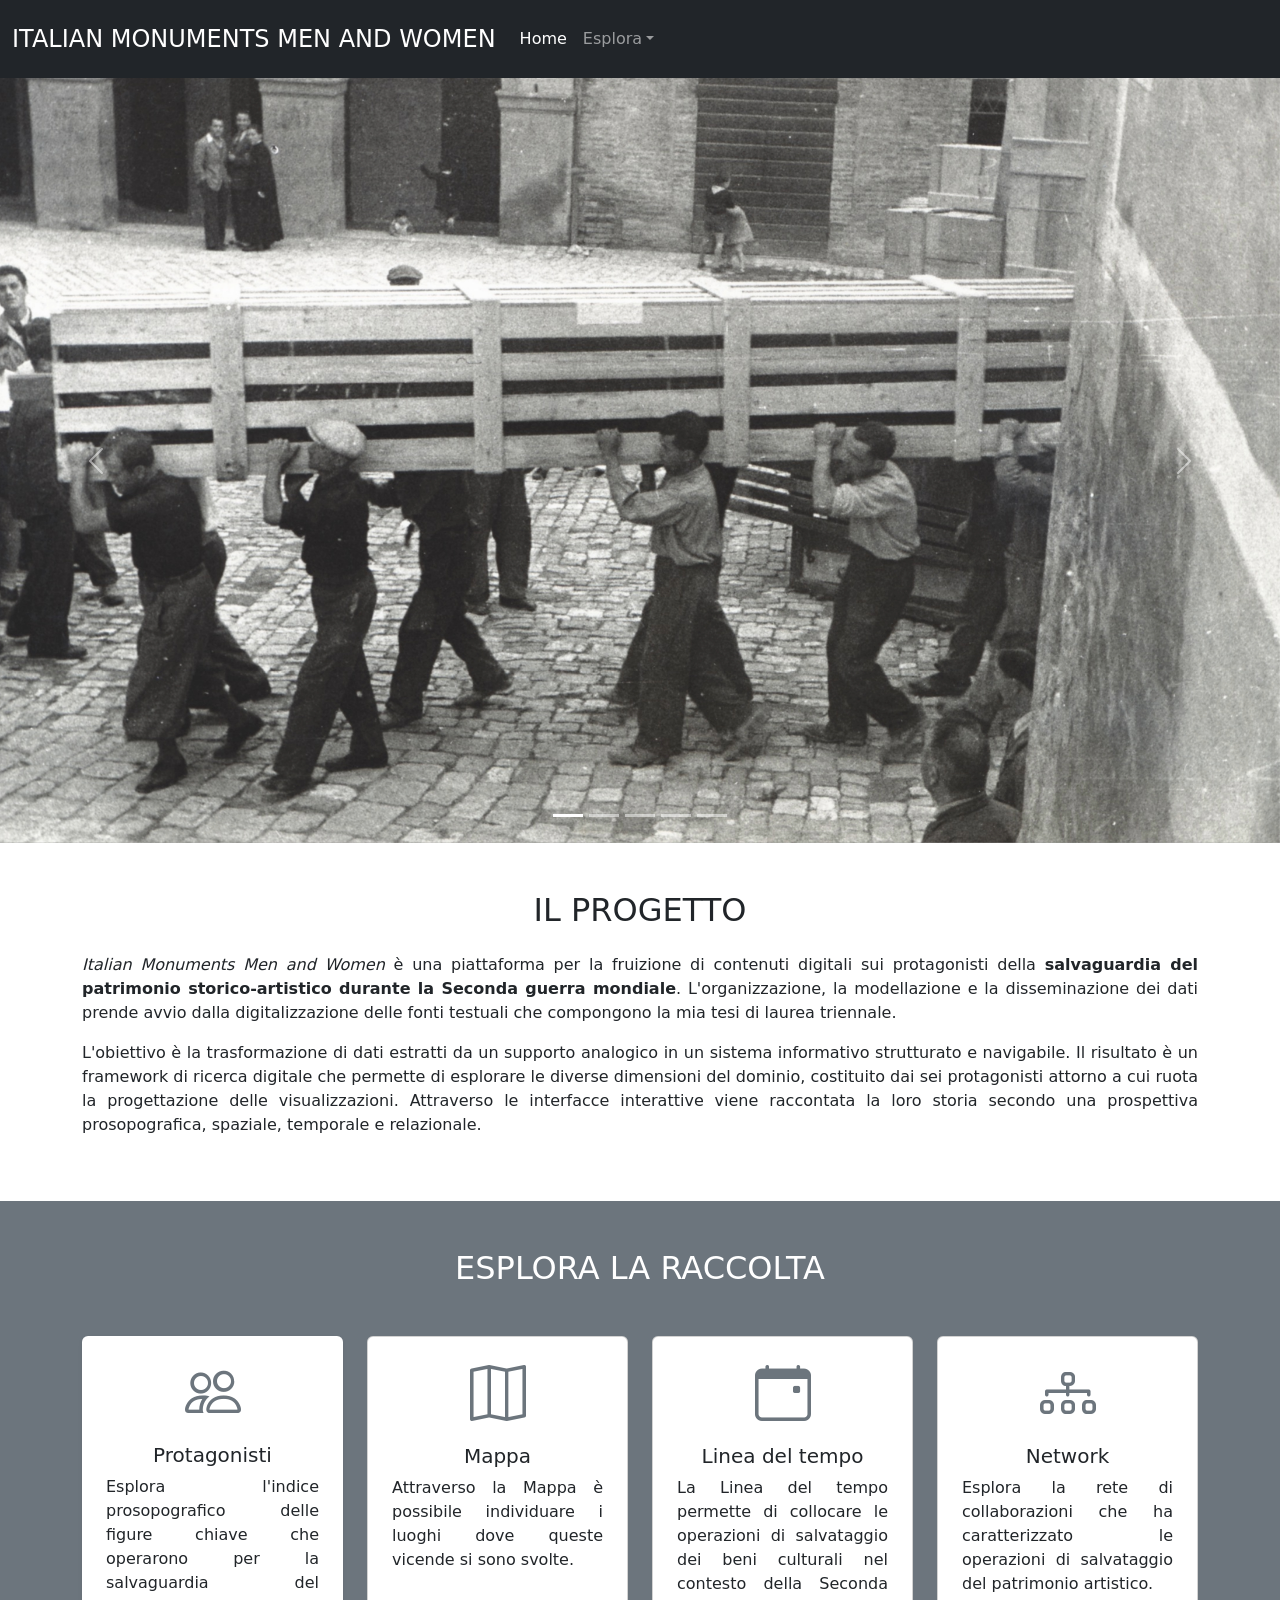
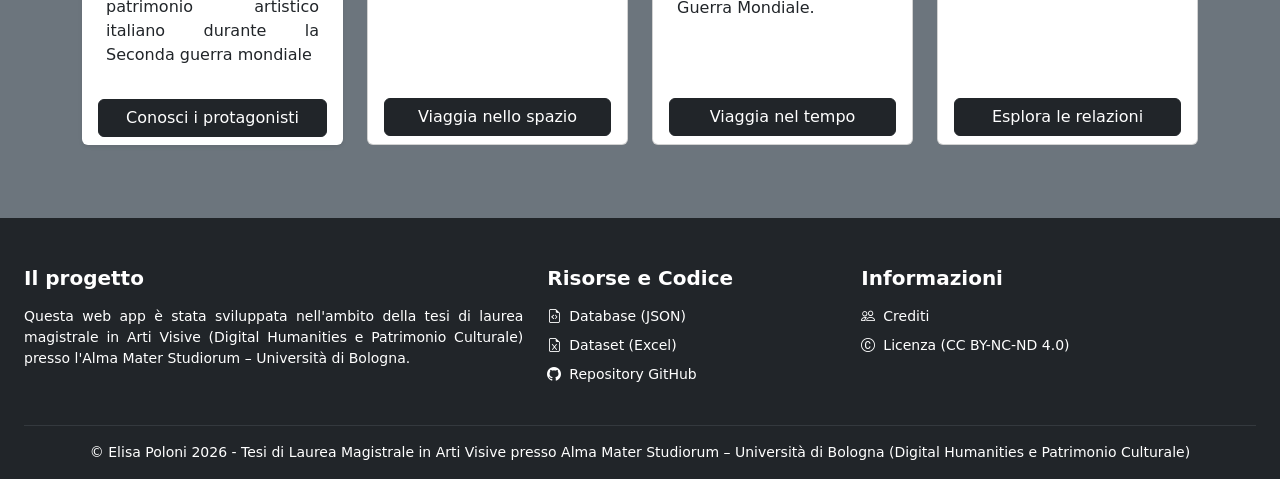
<file: index.html>
<!DOCTYPE html> <!--stringa di codice che dà una serie di informazioni utili al browser per aprire la pagina: dichiara il tipo di documento -->
<html lang = "it"> <!-- attributo lang per specificare la lingua della pagina -->
<head> <!-- contiene tutte le istruzioni necessarie al browser e ai motori di ricerca per capire cos'è la pagina e come deve apparire-->
	<title>Italian Monuments Men and Women</title>
	<meta charset="UTF-8" /> <!-- l'attributo charset specifica la codifica dei caratteri per il documento HTML -->
	<meta name="viewport" content="width=device-width, initial-scale=1.0" /> 
	<!-- tag Viewport: influisce sul modo in cui i contenuti vengono visualizzati sui dispositivi mobili. 
	Con width=device-width ci si assicura che la pagina venga ridimensionata per corrispondere alla larghezza dello schermo, che varierà anche a seconda del dispositivo dell'utente. 
	initial-scale=1.0 imposta il livello di zoom iniziale quando la pagina viene caricata per la prima volta dal browser -->
	<!--metadati DC-->
	<link rel="schema.DC" href="http://purl.org/dc/elements/1.1/"> <!-- dichiaro che sto usando i metadati Dublin Core: standard internazionale per la descrizione di risorse digitali e non digitali-->
	<META NAME="DC.Title" CONTENT="Italian Monuments Men and Women">
	<META NAME="DC.Creator" CONTENT="Poloni, Elisa">
	<META NAME="DC.Subject" CONTENT="Salvataggio">
	<META NAME="DC.Subject" CONTENT="http://purl.org/bncf/tid/8167"> <!--Beni culturali nel Nuovo Soggettario BNC-->
	<META NAME="DC.Subject" CONTENT="http://purl.org/bncf/tid/16826"> <!--Seconda Guerra Mondiale nel Nuovo Soggettario BNC-->
	<META NAME="DC.Description" CONTENT="Progetto realizzato per la tesi di laurea magistrale">
	<META NAME="DC.Publisher" CONTENT="GitHub">
	<META NAME="DC.Date" CONTENT="2026-10-12">
	<META NAME="DC.Type" CONTENT="Web App">
	<META NAME="DC.Format" CONTENT="HTML/CSS/JS">
	<META NAME="DC.Identifier" CONTENT="#">
	<META NAME="DC.Source" CONTENT="https://www.monumentsmenandwomenfnd.org/">
	<META NAME="DC.Language" CONTENT="Italiano">
	<META NAME="DC.Relation" CONTENT="https://www.monumentsmenandwomenfnd.org/">
	<META NAME="DC.Coverage" CONTENT="http://vocab.getty.edu/page/tgn/7004847"> <!--Bologna nel Getty Thesaurus of Geographic Names-->
	<META NAME="DC.Rights" content="This work is licensed under CC BY-NC-ND 4.0"> <!--BY: Credit must be given to you, the creator; NC: Only noncommercial use of your work is permitted. Noncommercial means not primarily intended for or directed towards commercial advantage or monetary compensation; ND: No derivatives or adaptations of your work are permitted.-->
	<!-- bootstrap css 5.3, è il framework che regola il layout della pagina, la disposizione dei contenuti, lo stile dei componenti e la responsività della pagina, cioè la capacità di adattarsi a diversi dispositivi e dimensioni dello schermo -->
	<link href="https://cdn.jsdelivr.net/npm/bootstrap@5.3.3/dist/css/bootstrap.min.css" rel="stylesheet" integrity="sha384-QWTKZyjpPEjISv5WaRU9OFeRpok6YctnYmDr5pNlyT2bRjXh0JMhjY6hW+ALEwIH" crossorigin="anonymous">	
	<!--css: file esterno che contiene le regole di stile per la pagina web, come colori, font, layout e altri aspetti visivi --> 
	<link rel=stylesheet href=style/style.css>
	<!--favicon: icona che appare nella barra del browser -->
	<link rel="shortcut icon" href="img/favicon.ico">
	<!--icone bootstrap: libreria di icone vettoriali che possono essere utilizzate nelle pagine web per migliorare l'aspetto visivo e l'usabilità -->
	<link rel="stylesheet" href="https://cdn.jsdelivr.net/npm/bootstrap-icons@1.11.3/font/bootstrap-icons.min.css">
</head>
<body>
	<header id="navbar-placeholder"></header>

	<main>
		
		<section> <!-- carosello -->
			<div id="carosello-home" class="carousel slide" data-bs-ride="carousel">
			<div class="carousel-indicators">
				<button type="button" data-bs-target="#carosello-home" data-bs-slide-to="0" class="active"></button>
				<button type="button" data-bs-target="#carosello-home" data-bs-slide-to="1"></button>
				<button type="button" data-bs-target="#carosello-home" data-bs-slide-to="2"></button>
				<button type="button" data-bs-target="#carosello-home" data-bs-slide-to="3"></button>
				<button type="button" data-bs-target="#carosello-home" data-bs-slide-to="4"></button>
			</div>
			<div class="carousel-inner">
				<div class="carousel-item active">
				<img src="img/trasporto.jpg" class="d-block w-100 img-carousel" alt="Trasporto delle opere d'arte dal Palazzo Ducale di Urbino">
				</div>
				<div class="carousel-item">
				<img src="img/camion2.jpg" class="d-block w-100 img-carousel" alt="Trasporto delle opere d'arte dal Museo Archeologico Regionale Antonio Salinas di Palermo">
				</div>
				<div class="carousel-item">
				<img src="img/soldati.jpg" class="d-block w-100 img-carousel" alt="Soldati statunitensi recuperano il Polittico dell'Agnello Mistico">
				</div>
				<div class="carousel-item">
				<img src="img/soldati2.jpg" class="d-block w-100 img-carousel" alt="Soldati statunitensi con il Giardino d'inverno di Manet">
				</div>
				<div class="carousel-item">
				<img src="img/soldati3.jpg" class="d-block w-100 img-carousel" alt="Soldati statunitensi con la Dama con Ermellino di Leonardo da Vinci">
				</div>
			</div>
			<!-- frecce dx sx -->
			<button class="carousel-control-prev" type="button" data-bs-target="#carosello-home" data-bs-slide="prev">
				<span class="carousel-control-prev-icon"></span>
			</button>
			<button class="carousel-control-next" type="button" data-bs-target="#carosello-home" data-bs-slide="next">
				<span class="carousel-control-next-icon"></span>
			</button>
			</div>
		</section>

		<!--progetto-->
		<section class="py-5">
			<div class="container">
					<h2 class="mb-4 text-center">IL PROGETTO</h2>
						<p style="text-align:justify">
							<em>Italian Monuments Men and Women</em> è una piattaforma per la fruizione di contenuti digitali sui protagonisti della 
							<b>salvaguardia del patrimonio storico-artistico durante la Seconda guerra mondiale</b>. L'organizzazione, la modellazione 
							e la disseminazione dei dati prende avvio dalla digitalizzazione delle fonti testuali che compongono la mia tesi di laurea triennale.

						</p>
						<p style="text-align:justify">
							L'obiettivo è la trasformazione di dati estratti da un supporto analogico in un sistema informativo strutturato e navigabile. 
							Il risultato è un framework di ricerca digitale che permette di esplorare le diverse dimensioni del dominio, costituito dai sei 
							protagonisti attorno a cui ruota la progettazione delle visualizzazioni. Attraverso le interfacce interattive viene raccontata la 
							loro storia secondo una prospettiva prosopografica, spaziale, temporale e relazionale.
						</p>
			</div>
		</section>

		<!--esplora la raccolta-->
		<section class="bg-secondary text-white py-5">
			<div class="container">
				<h2 class="mb-5 text-center">ESPLORA LA RACCOLTA</h2>
					<div class="row g-4">
						<div class="col-12 col-sm-6 col-lg-3 mb-4">
							<div class="card card-home h-100 border-0 shadow-sm">
								<div class="card-body text-center p-4">
									<div class="mb-3">
										<i class="bi bi-people text-secondary display-4"></i> <!-- icona protagonisti -->
									</div>
									<h5 class="card-title">Protagonisti</h5>
									<p class="card-text" style ="text-align: justify">Esplora l'indice prosopografico delle figure chiave che operarono per la salvaguardia del patrimonio artistico italiano durante la Seconda guerra mondiale</p>
								</div>
								<div class="card-footer bg-transparent border-0 text-center">
									<a href="protagonisti.html" class="btn btn-dark text-white w-100">Conosci i protagonisti</a>
								</div>
							</div>
						</div>						
						<div class="col-12 col-sm-6 col-lg-3 mb-4">
							<div class="card card-home h-100">
								<div class="card-body text-center p-4">
									<div class="mb-3">
										<i class="bi bi-map text-secondary display-4"></i> <!-- icona mappa -->
									</div>
									<h5 class="card-title">Mappa</h5>
									<p class="card-text" style ="text-align: justify">Attraverso la Mappa è possibile individuare i luoghi dove queste vicende si sono svolte.</p>
								</div>
								<div class="card-footer bg-transparent border-0 text-center">
									<a href="mappa.html" class="btn btn-dark text-white w-100">Viaggia nello spazio</a>
								</div>
							</div>
						</div>
						<div class="col-12 col-sm-6 col-lg-3 mb-4">
							<div class="card card-home h-100">
								<div class="card-body text-center p-4">
									<div class="mb-3">
										<i class="bi bi-calendar-event text-secondary display-4"></i> <!-- icona tempo -->
									</div>
									<h5 class="card-title">Linea del tempo</h5>
									<p class="card-text" style ="text-align: justify">La Linea del tempo permette di collocare le operazioni di salvataggio dei beni culturali nel contesto della Seconda Guerra Mondiale.</p>
								</div>
								<div class="card-footer bg-transparent border-0 text-center">
									<a href="tempo.html" class="btn btn-dark text-white w-100">Viaggia nel tempo</a>
								</div>
							</div>
						</div>
						<div class="col-12 col-sm-6 col-lg-3 mb-4"> 
							<div class="card card-home h-100">
								<div class="card-body text-center p-4">
									<div class="mb-3">
										<i class="bi bi-diagram-3 text-secondary display-4"></i> <!-- icona network -->
									</div>
									<h5 class="card-title">Network</h5>
									<p class="card-text" style ="text-align: justify">Esplora la rete di collaborazioni che ha caratterizzato le operazioni di salvataggio del patrimonio artistico.</p>
								</div>
								<div class="card-footer bg-transparent border-0 text-center">
									<a href="network.html" class="btn btn-dark text-white w-100">Esplora le relazioni</a>
								</div>
							</div>
						</div>
					</div>
			</div>
		</section>
		
	</main>
	<!--footer-->
	<footer id="footer-placeholder"></footer>
	<!--js-->
	<script src="js/main.js"></script> <!-- collegamento al file JavaScript principale -->
	<!--collegamento alla libreria di Bootstrap 5.3 per il funzionamento dei componenti interattivi come il carosello e la barra di navigazione -->
	<script src="https://cdn.jsdelivr.net/npm/bootstrap@5.3.3/dist/js/bootstrap.bundle.min.js" integrity="sha384-YvpcrYf0tY3lHB60NNkmXc5s9fDVZLESaAA55NDzOxhy9GkcIdslK1eN7N6jIeHz" crossorigin="anonymous"></script>
</body>
</html>
</file>
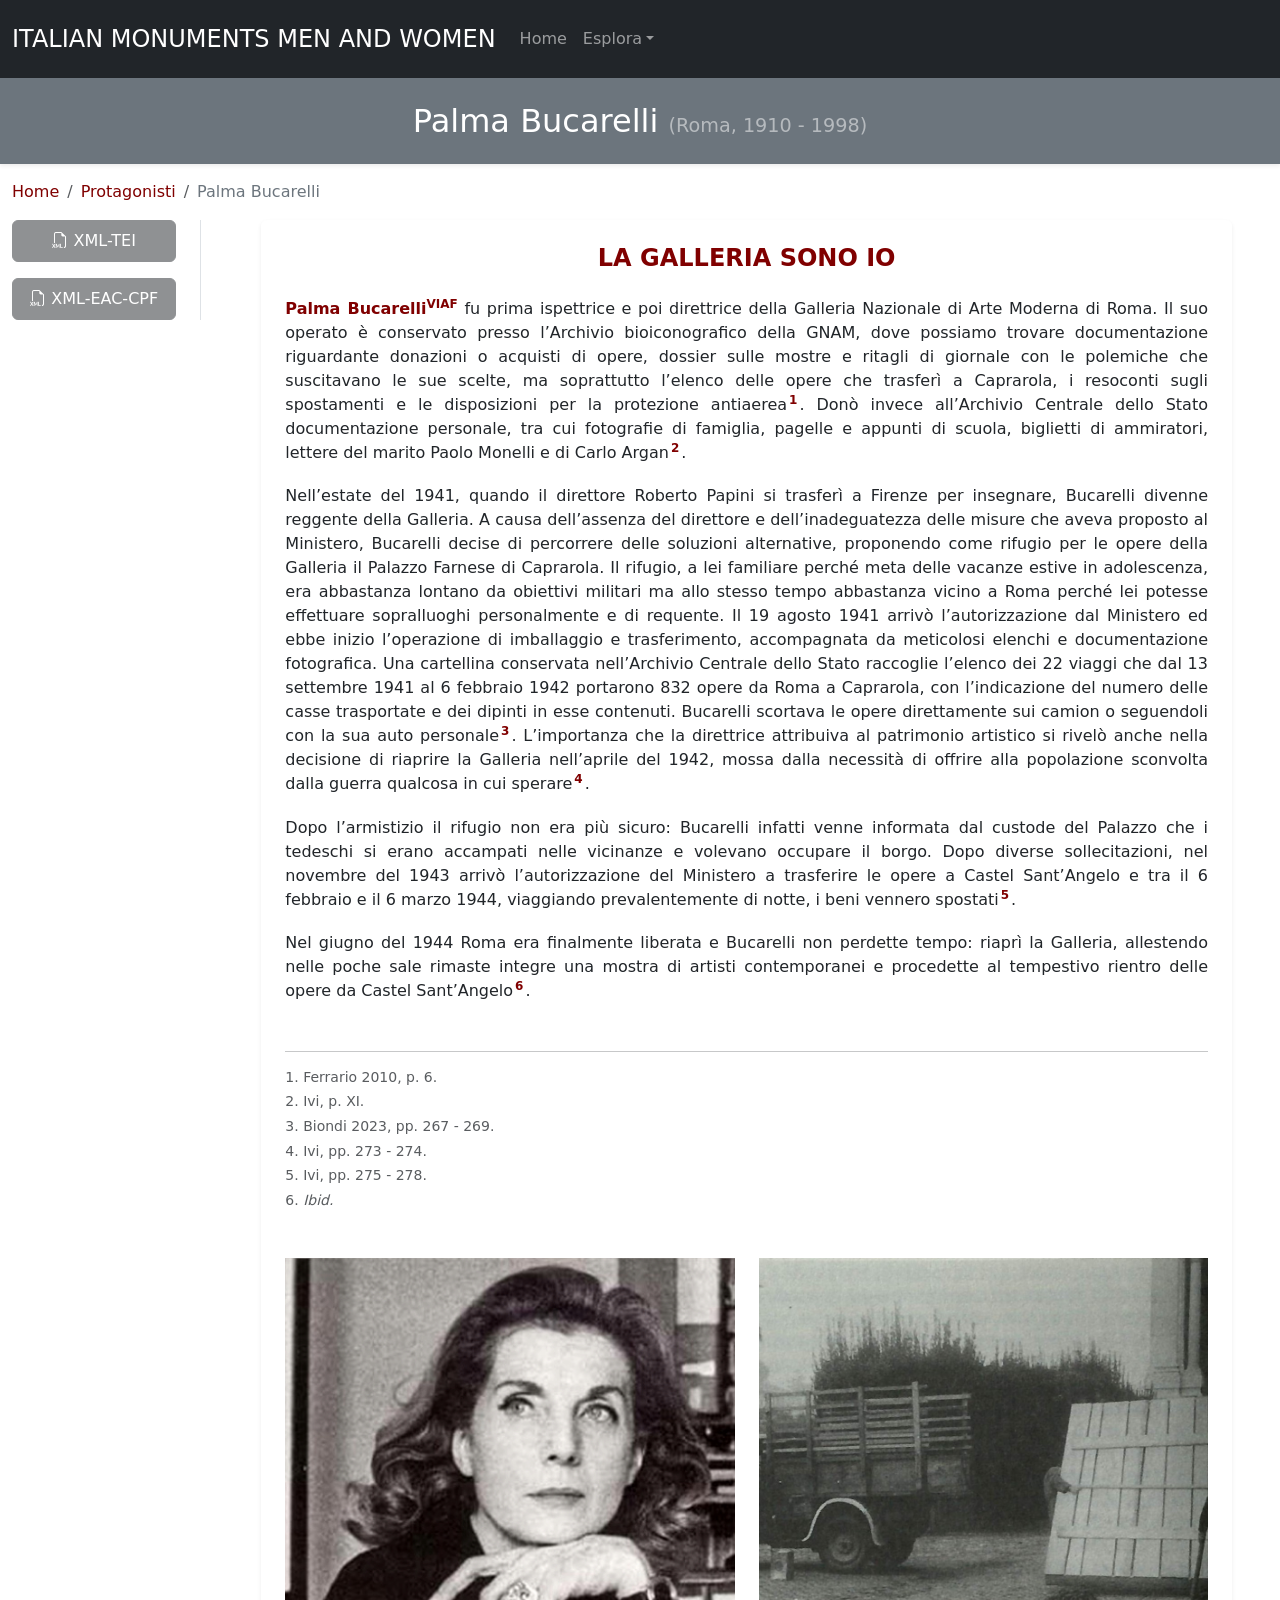
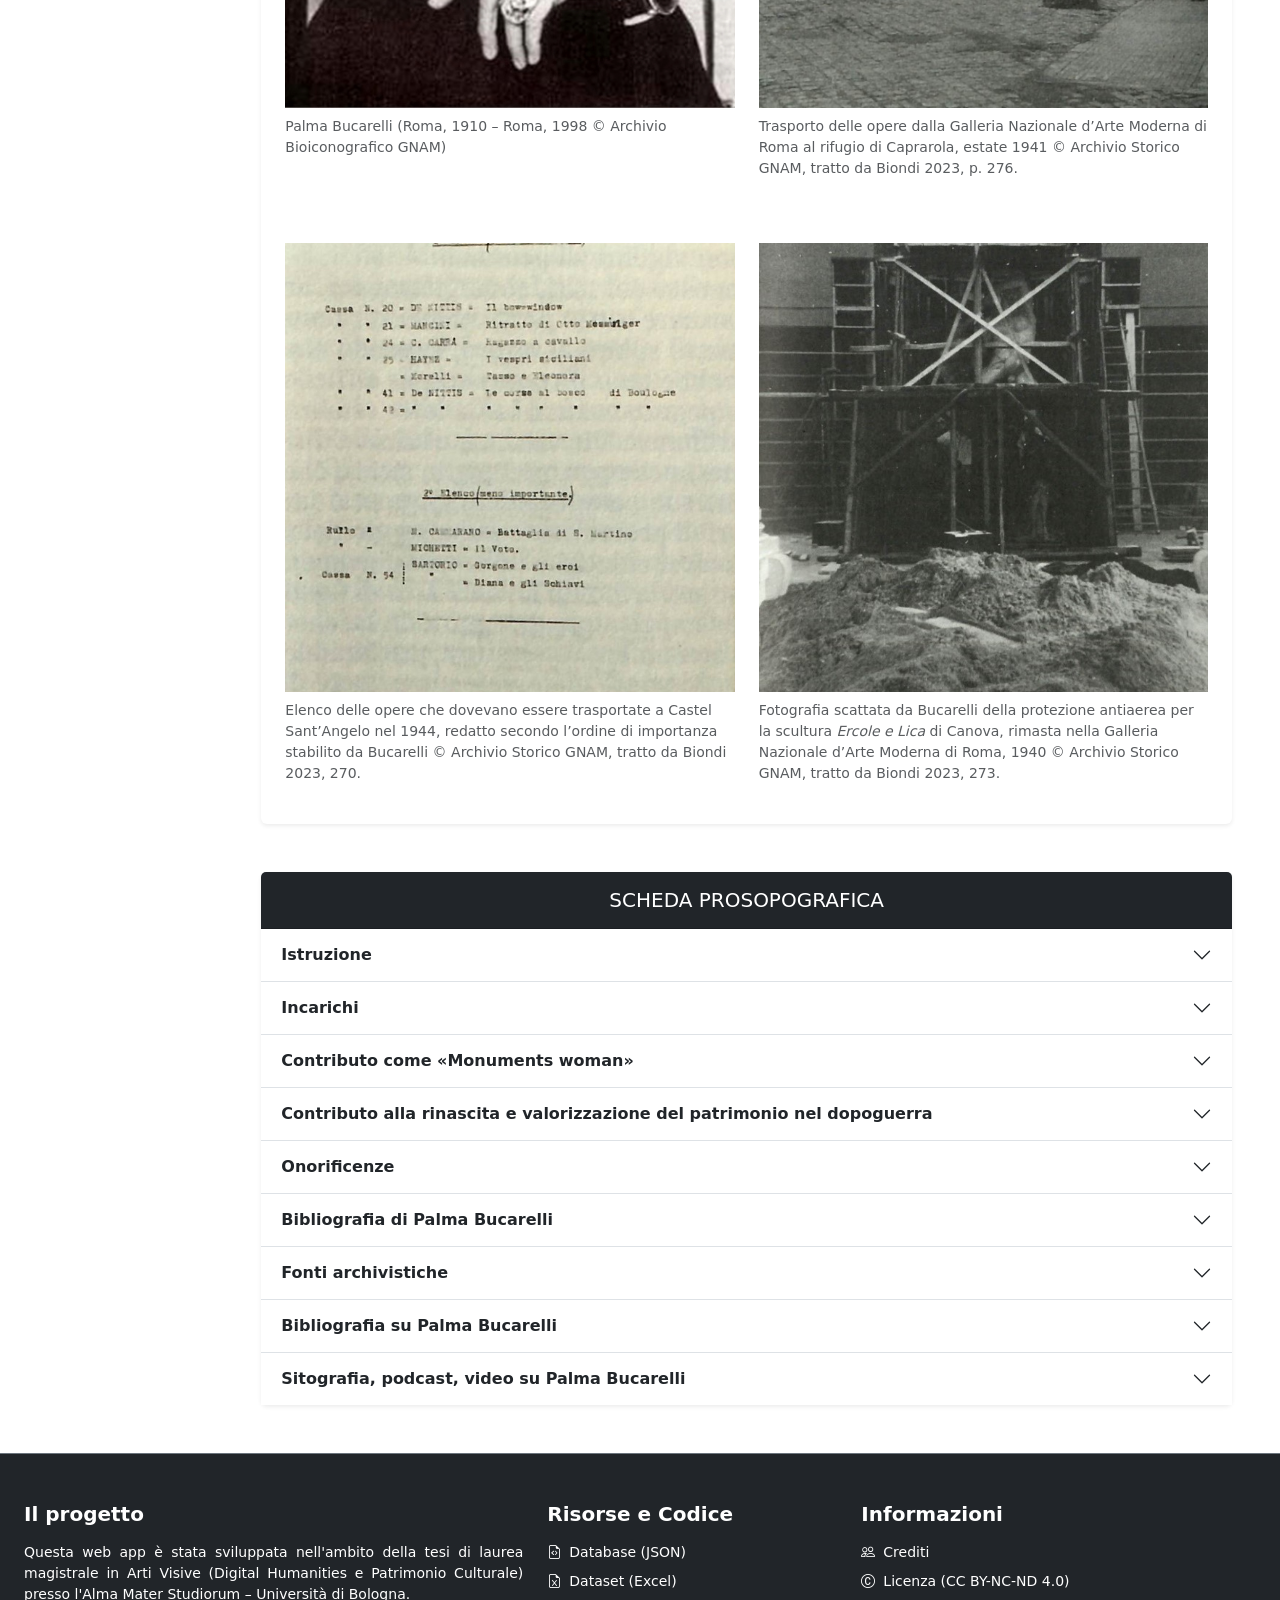
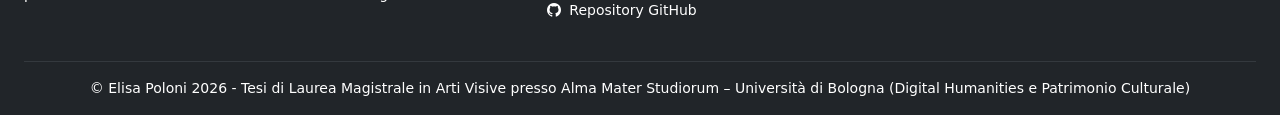
<file: bucarelli.html>
<!DOCTYPE html> <!--stringa di codice che dà una serie di informazioni utili al browser per restituirle all’utente. Dichiara il tipo di documento che stai presentando-->
<html lang=it>
<head>
	<title>Italian Monuments Men and Women</title>
	<meta charset="UTF-8" /> <!-- l'attributo charset specifica la codifica dei caratteri per il documento HTML -->
	<meta name="viewport" content="width=device-width, initial-scale=1.0" /> <!-- tag Viewport: influisce sul modo in cui i tuoi contenuti vengono visualizzati sui dispositivi mobili. Con width=device-width ci si assicura che la pagina venga ridimensionata per corrispondere alla larghezza dello schermo, che varierà anche a seconda del dispositivo dell'utente. initial-scale=1.0 imposta il livello di zoom iniziale quando la pagina viene caricata per la prima volta dal browser -->
	<!--metadati DC-->
	<link rel="schema.DC" href="http://purl.org/dc/elements/1.1/"> <!-- dichiaro che sto usando i metadati Dublin Core: standard internazionale per la descrizione di risorse digitali e non digitali-->
	<META NAME="DC.Title" CONTENT="Italian Monuments Men and Women">
	<META NAME="DC.Creator" CONTENT="Poloni, Elisa">
	<META NAME="DC.Subject" CONTENT="Salvataggio">
	<META NAME="DC.Subject" CONTENT="http://purl.org/bncf/tid/8167"> <!--Beni culturali nel Nuovo Soggettario BNC-->
	<META NAME="DC.Subject" CONTENT="http://purl.org/bncf/tid/16826"> <!--Seconda Guerra Mondiale nel Nuovo Soggettario BNC-->
	<META NAME="DC.Description" CONTENT="Progetto realizzato per la tesi di laurea magistrale">
	<META NAME="DC.Publisher" CONTENT="GitHub">
	<META NAME="DC.Date" CONTENT="2026-10-12">
	<META NAME="DC.Type" CONTENT="Web App">
	<META NAME="DC.Format" CONTENT="HTML/CSS/JS">
	<META NAME="DC.Identifier" CONTENT="#">
	<META NAME="DC.Source" CONTENT="https://www.monumentsmenandwomenfnd.org/">
	<META NAME="DC.Language" CONTENT="Italiano">
	<META NAME="DC.Relation" CONTENT="https://www.monumentsmenandwomenfnd.org/">
	<META NAME="DC.Coverage" CONTENT="http://vocab.getty.edu/page/tgn/7004847"> <!--Bologna nel Getty Thesaurus of Geographic Names-->
	<META NAME="DC.Rights" content="This work is licensed under CC BY-NC-ND 4.0"> <!--BY: Credit must be given to you, the creator; NC: Only noncommercial use of your work is permitted. Noncommercial means not primarily intended for or directed towards commercial advantage or monetary compensation; ND: No derivatives or adaptations of your work are permitted.-->
	<!--bootstrap 5.3-->
	<link href="https://cdn.jsdelivr.net/npm/bootstrap@5.3.3/dist/css/bootstrap.min.css" rel="stylesheet" integrity="sha384-QWTKZyjpPEjISv5WaRU9OFeRpok6YctnYmDr5pNlyT2bRjXh0JMhjY6hW+ALEwIH" crossorigin="anonymous">
	<!--icone bootstrap-->
	<link rel="stylesheet" href="https://cdn.jsdelivr.net/npm/bootstrap-icons@1.11.3/font/bootstrap-icons.min.css">	
	<!--css-->
	<link rel=stylesheet href=style/style.css>
	<!--favicon-->
	<link rel="shortcut icon" href="img/favicon.ico">
</head>
<body>
	<header id="navbar-placeholder"></header>
	<main>
		<section class="container-fluid bg-secondary text-white py-4 shadow-sm">
			<div class="container">
				<h2 class="text-center m-0">Palma Bucarelli <span class="text-white-50" style="font-size: 1.2rem;"> (Roma, 1910 - 1998)
					</span></h2>
			</div>
		</section>
		<section>
			<div class="container-fluid mt-3">
				<nav aria-label="breadcrumb">
					<ol class="breadcrumb" id="breadcrumb-placeholder"></ol>
				</nav>

                <div class="row">
                <!-- colonna sx (file XML) -->
				<aside class="col-12 col-lg-2 sidebar-filtri mb-4">
					<div class="sticky-lg-top" style="top: 20px;">
						<a href="#" aria-disabled="true" class="btn btn-dark w-100 py-2 d-block mb-3 opacity-50 pe-none">
							<i class="bi bi-filetype-xml"></i> XML-TEI
						</a>
						<a href="#" aria-disabled="true" class="btn btn-dark w-100 d-block py-2 opacity-50 pe-none">
							<i class="bi bi-filetype-xml"></i> XML-EAC-CPF
						</a>
					</div>
				</aside>
				<!--colonna dx-->
				<div class="col-12 col-lg-10 px-lg-5">
					<div class="card border-0 shadow-sm mb-5"> <!--aperta card: attività salvataggio-->
						<div class="card-body p-4"> <!--body della card attività salvataggio-->
							<h4 class="card-title mb-4 text-uppercase fw-bold text-center" style="color: #800000;">LA GALLERIA SONO IO</h4>
							<div class="card-text">
								<p class="card-text" style="text-align:justify">
									<b><a class="link" href="http://viaf.org/viaf/79129998" title="Identificativo VIAF di Bucarelli, Palma" target="_blank">Palma Bucarelli<sup>VIAF</sup></a></b> fu prima ispettrice e poi direttrice della Galleria Nazionale di Arte Moderna di Roma. Il suo operato è conservato presso l’Archivio bioiconografico della GNAM, dove possiamo trovare documentazione riguardante donazioni o acquisti di opere, dossier sulle mostre e ritagli di giornale con le polemiche che suscitavano le sue scelte, ma soprattutto l’elenco delle opere che trasferì a Caprarola, i resoconti sugli spostamenti e le disposizioni per la protezione antiaerea<sup><a href="#nota1" class="link-nota">1</a></sup>. Donò invece all’Archivio Centrale dello Stato documentazione personale, tra cui fotografie di famiglia, pagelle e appunti di scuola, biglietti di ammiratori, lettere del marito Paolo Monelli e di Carlo Argan<sup><a href="#nota2" class="link-nota">2</a></sup>.
								</p>
								<p class="card-text" style="text-align:justify">
									Nell’estate del 1941, quando il direttore Roberto Papini si trasferì a Firenze per insegnare, Bucarelli divenne reggente della Galleria. A causa dell’assenza del direttore e dell’inadeguatezza delle misure che aveva proposto al Ministero, Bucarelli decise di percorrere delle soluzioni alternative, proponendo come rifugio per le opere della Galleria il Palazzo Farnese di Caprarola. Il rifugio, a lei familiare perché meta delle vacanze estive in adolescenza, era abbastanza lontano da obiettivi militari ma allo stesso tempo abbastanza vicino a Roma perché lei potesse effettuare sopralluoghi personalmente e di requente. Il 19 agosto 1941 arrivò l’autorizzazione dal Ministero ed ebbe inizio l’operazione di imballaggio e trasferimento, accompagnata da meticolosi elenchi e documentazione fotografica. Una cartellina conservata nell’Archivio Centrale dello Stato raccoglie l’elenco dei 22 viaggi che dal 13 settembre 1941 al 6 febbraio 1942 portarono 832 opere da Roma a Caprarola, con l’indicazione del numero delle casse trasportate e dei dipinti in esse contenuti. Bucarelli scortava le opere direttamente sui camion o seguendoli con la sua auto personale<sup><a href="#nota3" class="link-nota">3</a></sup>. L’importanza che la direttrice attribuiva al patrimonio artistico si rivelò anche nella decisione di riaprire la Galleria nell’aprile del 1942, mossa dalla necessità di offrire alla popolazione sconvolta dalla guerra qualcosa in cui sperare<sup><a href="#nota4" class="link-nota">4</a></sup>. 
								</p>
								<p class="card-text" style="text-align:justify">
									Dopo l’armistizio il rifugio non era più sicuro: Bucarelli infatti venne informata dal custode del Palazzo che i tedeschi si erano accampati nelle vicinanze e volevano occupare il borgo. Dopo diverse sollecitazioni, nel novembre del 1943 arrivò l’autorizzazione del Ministero a trasferire le opere a Castel Sant’Angelo e tra il 6 febbraio e il 6 marzo 1944, viaggiando prevalentemente di notte, i beni vennero spostati<sup><a href="#nota5" class="link-nota">5</a></sup>.
								</p>
								<p class="card-text" style="text-align:justify">
									Nel giugno del 1944 Roma era finalmente liberata e Bucarelli non perdette tempo: riaprì la Galleria, allestendo nelle poche sale rimaste integre una mostra di artisti contemporanei e procedette al tempestivo rientro delle opere da Castel Sant’Angelo<sup><a href="#nota6" class="link-nota">6</a></sup>. 
								</p>
								<hr class="mt-5">
										<div class="sezione-note small text-muted">
											<p id="nota1">1. Ferrario 2010, p. 6.</p>
											<p id="nota2">2. Ivi, p. XI. </p>
											<p id="nota3">3. Biondi 2023, pp. 267 - 269.</p>
											<p id="nota4">4. Ivi, pp. 273 - 274.</p>
											<p id="nota5">5. Ivi, pp. 275 - 278.</p>
											<p id="nota6">6. <em>Ibid.</em></p>
										</div>	
							</div>

							<div class="row g-4 mt-4">
								<div class="col-md-6">
									<figure><img src="img/Bucarelli2.jpg" class="figure-img w-100 h-100 d-flex flex-column" alt="Bucarelli, Palma"><figcaption class="figure-caption"> Palma Bucarelli (Roma, 1910 – Roma, 1998 © Archivio Bioiconografico GNAM)</figcaption></figure>
								</div>
								<div class="col-md-6">
									<figure><img src="img/camion.jpeg" class="figure-img w-100 h-100 d-flex flex-column" alt="Trasporto opere"><figcaption class="figure-caption"> Trasporto delle opere dalla Galleria Nazionale d’Arte Moderna di Roma al rifugio di Caprarola, estate 1941 © Archivio Storico GNAM, tratto da Biondi 2023, p. 276.</figcaption></figure>
								</div>
							</div>
							<div class="row g-4 mt-4">
								<div class="col-md-6">
									<figure><img src="img/casseB.jpeg" class="figure-img w-100 h-100 d-flex flex-column" alt="Elenco opere"><figcaption class="figure-caption">Elenco delle opere che dovevano essere trasportate a Castel Sant’Angelo nel 1944, redatto secondo l’ordine di importanza stabilito da Bucarelli © Archivio Storico GNAM, tratto da Biondi 2023, 270.</figcaption></figure>
								</div>
								<div class="col-md-6">
									<figure><img src="img/canova.jpg" class="figure-img w-100 h-100 d-flex flex-column" alt="Protezione antiaerea per la scultura Ercole e Lica"><figcaption class="figure-caption">Fotografia scattata da Bucarelli della protezione antiaerea per la scultura <em>Ercole e Lica</em> di Canova, rimasta nella Galleria Nazionale d’Arte Moderna di Roma, 1940 © Archivio Storico GNAM, tratto da Biondi 2023, 273.</figcaption></figure>
								</div>
							</div> <!--chiusa row immagini-->
						</div> <!--chiusa card-body-->
					</div> <!--chiusa card: operazione salvataggio-->

					<div class="card border-0 shadow-sm mb-5">
							<div class="card-header bg-dark text-white p-3">
								<h4 class="m-0 h5 text-uppercase" style="text-align: center;">Scheda prosopografica</h4>
							</div>
							<div class="card-body p-0">
								<div class="accordion accordion-flush" id="accordionProtagonista"> <!--aperto accordion-->
									<!--Accordion 1 - Istruzione-->
									<div class="accordion-item">
										<h2 class="accordion-header">
										<button class="accordion-button collapsed fw-bold" type="button" data-bs-toggle="collapse" data-bs-target="#istruzione">
											Istruzione
										</button>
										</h2>
										<div id="istruzione" class="accordion-collapse collapse" data-bs-parent="#accordionProtagonista">
											<div class="accordion-body">
												<p>Frequentò il liceo classico e successivamente si laureò in Lettere presso l’Università di Roma nel 1931. Approfondì gli studi con un Corso di perfezionamento.</p>
											</div>
										</div>
									</div>
									<!--Accordion 2 - Incarichi-->
									<div class="accordion-item">
										<h2 class="accordion-header">
										<button class="accordion-button collapsed fw-bold" type="button" data-bs-toggle="collapse" data-bs-target="#incarichi">
											Incarichi
										</button>
										</h2>
										<div id="incarichi" class="accordion-collapse collapse" data-bs-parent="#accordionProtagonista">
											<div class="accordion-body">
												<p>Nel 1931 fu designata ispettrice presso la Galleria Borghese, nel 1936 presso la Soprintendenza alle Gallerie di Napoli e nel 1939 presso la Galleria Nazionale di Arte Moderna di Roma. Nel 1942 divenne direttrice della GNAM.</p>
											</div>
										</div>
									</div>
									<!--Accordion 3 - Monuments man-->
									<div class="accordion-item">
										<h2 class="accordion-header">
										<button class="accordion-button collapsed fw-bold" type="button" data-bs-toggle="collapse" data-bs-target="#guerra">
											Contributo come «Monuments woman»
										</button>
										</h2>
										<div id="guerra" class="accordion-collapse collapse" data-bs-parent="#accordionProtagonista">
											<div class="accordion-body">
												<p>Durante la guerra, si occupò di tutelare il patrimonio artistico di sua competenza. Individuò nel Palazzo Farnese di Caprarola un rifugio sicuro e si occupò del trasferimento di 832 opere dal 13 settembre 1941 al 6 febbraio 1942. Dopo l’8 settembre 1943, con l’aggravarsi della situazione, organizzò il trasferimento delle opere a Castel Sant’Angelo.</p> 
											</div>
										</div>
									</div>
									<!--Accordion 4 - Dopoguerra-->
									<div class="accordion-item">
										<h2 class="accordion-header">
										<button class="accordion-button collapsed fw-bold" type="button" data-bs-toggle="collapse" data-bs-target="#dopoguerra">
											Contributo alla rinascita e valorizzazione del patrimonio nel dopoguerra
										</button>
										</h2>
										<div id="dopoguerra" class="accordion-collapse collapse" data-bs-parent="#accordionProtagonista">
											<div class="accordion-body">
												<p>La Galleria riaprì al pubblico nel dicembre del 1944 con una mostra dedicata all’arte contemporanea e alla conclusione del conflitto ottenne lo statuto di Soprintendenza Speciale all’Arte Contemporanea. Grazie al lavoro di B., tra il 1945 e il 1960 la GNAM si affermò come nucleo di elaborazione culturale, riflessione critica e produzione artistica. Tra gli anni ’50 e ‘60 B. portò a Roma l’astrattismo, l’informale e le più importanti correnti internazionali. Organizzò mostre e procurò alla Galleria opere di artisti come Pollock, Picasso, Kandinskij, Mondrian, Foutrier, Modigliani, Rothko. In Italia sostenne gli artisti delle avanguardie che operavano in quel periodo, tra i quali Manzoni e Burri: proprio a causa della scelta di esporre opere di questi artisti dovette affrontare due interrogazioni parlamentari.</p>
											</div>
										</div>
									</div>
									<!--Accordion 5 - Onorificenze-->
									<div class="accordion-item">
										<h2 class="accordion-header">
										<button class="accordion-button collapsed fw-bold" type="button" data-bs-toggle="collapse" data-bs-target="#onorificenze">
											Onorificenze
										</button>
										</h2>
										<div id="onorificenze" class="accordion-collapse collapse" data-bs-parent="#accordionProtagonista">
											<div class="accordion-body">
												<p>Accademico Cultore di San Luca; Legione d’Onore; Grand’Ufficiale dell’Ordine al Merito della Repubblica.</p>
											</div>
										</div>
									</div>
									<!--Accordion 6 - Bibliografia DI-->
									<div class="accordion-item">
										<h2 class="accordion-header">
										<button class="accordion-button collapsed fw-bold" type="button" data-bs-toggle="collapse" data-bs-target="#biblioDi">
											Bibliografia di Palma Bucarelli
										</button>
										</h2>
										<div id="biblioDi" class="accordion-collapse collapse" data-bs-parent="#accordionProtagonista">
											<div class="accordion-body">
												<p>Palma Bucarelli <em>ad vocem</em> in DBSSA 2007 pp. 128 – 130.</p>
												<p><b>2010</b>, Palma Bucarelli, <em>Cronache indipendenti: arte a Roma fra 1945 e 1946</em>, a cura di Lorenzo Cantatore, De Luca Editori d’Arte, Roma.</p>
											</div>
										</div>
									</div>
									<!--Accordion 7 - Fonti archivistiche-->
									<div class="accordion-item">
										<h2 class="accordion-header">
										<button class="accordion-button collapsed fw-bold" type="button" data-bs-toggle="collapse" data-bs-target="#archivio">
											Fonti archivistiche
										</button>
										</h2>
										<div id="archivio" class="accordion-collapse collapse" data-bs-parent="#accordionProtagonista">
											<div class="accordion-body">
												<p>Roma, Archivio Centrale dello Stato. Roma, Soprintendenza alla Galleria Nazionale d’Arte Moderna, Archivio bioiconografico.</p> 
											</div>
										</div>
									</div>
									<!--Accordion 8 - Bibliografia SU-->
									<div class="accordion-item">
										<h2 class="accordion-header">
										<button class="accordion-button collapsed fw-bold" type="button" data-bs-toggle="collapse" data-bs-target="#biblioSu">
											Bibliografia su Palma Bucarelli
										</button>
										</h2>
										<div id="biblioSu" class="accordion-collapse collapse" data-bs-parent="#accordionProtagonista">
											<div class="accordion-body">
												<p><b>2007</b>, Maura Picciau, <em>Palma Bucarelli</em>, in <em>Dizionario biografico dei Soprintendenti Storici dell’Arte (1904-1974)</em>, Bononia University Press, Bologna, pp. 124 – 130;  <b>2009</b>, Mariastella Margozzi, «Una traccia indelebile: il contemporaneo di Palma Bucarelli», <em>Art e dossier</em>, vol. 24, n. 258, pp. 30 – 35; <b>2009</b>, Mariastella Margozzi (a cura di), <em>Palma Bucarelli. Il museo come avanguardia</em>, catalogo della mostra (Roma, Galleria Nazionale d’Arte Moderna, 26 giugno – 1 novembre 2009), Electa, Milano; <b>2011</b>, Lorenzo Cantatore, <em>Palma Bucarelli: Immagini di una vita</em>, Palombi, Roma; <b>2010</b>, Rachele Ferrario, <em>Regina di quadri. Vita e passioni di Palma Bucarelli</em>, Mondadori, Milano; <b>2011</b>, Lorenzo Cantatore, Giuliana Zagra (a cura di), <em>Palma Bucarelli a cento anni dalla nascita</em> (atti della giornata di studi, Roma, Biblioteca Nazionale Centrale, 25 novembre 2010), BNCR, Roma; <b>2011</b>, Lorenzo Cantatore, <em>Galmoderna, Belle Arti 139. La casa di Palma Bucarelli nella Galleria Nazionale d'Arte Moderna</em>, in Stefania Frezzotti, Patrizia Rosazza Ferraris (a cura di), <em>La Galleria Nazionale d'Arte Moderna. Cronache e storia 1911-2011</em>, Palombi Editori, Roma, pp. 182 – 197; <b>2011</b>, Emanuela Colantonio, <em>Il primo riordinamento delle collezioni Ottocento nel 1948: polemiche e punti di vista</em>, in Stefania Frezzotti, Patrizia Rosazza-Ferraris (a cura di) <em>La Galleria Nazionale d'Arte Moderna. Cronache e storia 1911-2011</em>, Palombi Editori, Roma, pp. 153 – 167; <b>2011</b>, Mariastella Margozzi, <em>Tra poetiche figurative e ricerche astratto-informali: la scelta di Palma Bucarelli per la Galleria nazionale d’arte moderna</em>, in Stefania Frezzotti, Patrizia Rosazza-Ferraris (a cura di) <em>La Galleria Nazionale d'Arte Moderna. Cronache e storia 1911-2011</em>, Palombi Editori, Roma, pp. 169 – 181; <b>2012</b>, Arianna Marullo, «The most beautiful museum director in the world: appunti per una biografia di Palma Bucarelli», <em>I beni culturali</em>, vol. 20, n. 3, pp. 28 – 32; <b>2014</b>, Mariastella Margozzi, <em>Alberto Giacometti e Palma Bucarelli: figure in solitudine che giocano alla palla</em>, in Anna Coliva e Christian Klemm (a cura di), <em>Giacometti: la scultura</em>, catalogo della mostra (Roma, Galleria Borghese, 5 febbraio – 25 maggio 2014), Skira, Milano, pp. 49 – 61; <b>2018</b>, Moira Chiavarini, Angela Madesani, «La grammatica della pittura: tra esposizioni e ricostruzioni», <em>Arte e critica</em>, a. 25, n. 90, pp. 90 – 93; <b>2018</b>, Claudia Palma, <em>Gli archivi della Galleria Nazionale d’Arte Moderna: una storia che continua</em>, in Alessandra Donati, Rachele Ferrario, Silvia Simoncelli (a cura di), <em>Artists’ archives and estates: cultural memory between law and market</em>, Edizioni scientifiche italiane, Napoli, pp. 83 – 87; <b>2018</b>, Simone Zacchini, «"Le courage des Positions Extrêmes": Palma Bucarelli e l’avanguardia romana alla Biennale di Parigi del 1969», <em>Rivista di psicologia dell’arte</em>, Nuova Serie, a. 39, n. 29, pp. 5 – 16; <b>2019</b>, Laura Leuzzi, «Edimburgo - Roma 1967, connessioni italo-scozzesi sulle tracce della mostra "Contemporary Italian Art" alla Richmond Demarco Gallery», <em>Storia dell’arte</em>, Nuova serie 1/2, n. 151 – 152, pp. 204 – 215; <b>2021</b>, Flavia Frigeri, <em>All that Jazz: Rome’s Galleria Nazionale d’Arte Moderna and the rise of abstraction in postwar Italy</em>, in Flavia Frigeri, Kristian Handberg (eds.), <em>New histories of art in the global postwar era</em>, Routledge, Londra, pp. 232 – 243; <b>2021</b>, Irene Quarantini, Ernesto Damiani, «Arte Italiana Contemporanea 1955. Filologia di una mostra itinerante», <em>Saggi e memorie di storia dell'arte</em>, Istituto di Storia dell'Arte, Firenze, vol. 45, pp. 166 – 201; <b>2022</b>, Mariastella Margozzi, <em>Palma Bucarelli: 1961, viaggio in America</em>, De Luca Editori d’Arte, Roma; <b>2023</b>, Antonietta Biondi, <em>Palma Bucarelli: una partigiana dell’arte</em>, in Luigi Gallo, Raffaella Morselli (a cura di), <em>Arte liberata. Capolavori salvati dalla guerra 1937-1947</em>, catalogo della mostra (Roma, Scuderie del Quirinale, 16 dicembre 2022 – 10 aprile 2023), Electa, Milano, pp. 266 – 279.</p>
											</div>
										</div>
									</div>
									<!--Accordion 9 - Sitografia-->
									<div class="accordion-item">
										<h2 class="accordion-header">
										<button class="accordion-button collapsed fw-bold" type="button" data-bs-toggle="collapse" data-bs-target="#sitografia">
											Sitografia, podcast, video su Palma Bucarelli
										</button>
										</h2>
										<div id="sitografia" class="accordion-collapse collapse" data-bs-parent="#accordionProtagonista">
											<div class="accordion-body">
												<p>Chora Media, <em>Paladine. <a class="link" href="https://italia-podcast.it/podcast/paladine/puntata-4-palma-bucarelli#google_vignette" target="_blank">Puntata 4: Palma Bucarelli</a></em></p>
												<p>RaiPlay, <em>Illuminate. Protagoniste del nostro tempo. <a class="link" href="https://www.raiplay.it/video/2018/09/Illuminate---Palma-Bucarelli-acd0109f-17e1-4ac0-9604-95ef9046aeb0.html" target="_blank"> Episodio 4: Palma Bucarelli</a></em></p> 
												<p>RaiPlaySound, <em>Italiane. <a class="link" href="https://www.raiplaysound.it/audio/2022/05/RPS-Italiane-Ep93-Palma-Bucarelli-bf11e9a0-1543-47c7-856f-bc358e179370.html" target="_blank">Episodio 93: Palma Bucarelli</a></em></p>
											</div>
										</div>
									</div>
								</div><!--chiuso accordion-->					
							</div> <!--chiuso card body-->					
					</div> <!--chiusa div card-->				
				</div> <!--chiusa colonna dx-->
				</div> <!--chiusa row-->
			</div> <!--chiuso container-fluid-->
		</section>
	</main>	
	<footer id="footer-placeholder"></footer>
	<!--js-->
	<script src="js/main.js"></script> <!-- collegamento al file JavaScript principale -->
	<!--bootstrap script-->
	<script src="https://cdn.jsdelivr.net/npm/bootstrap@5.3.3/dist/js/bootstrap.bundle.min.js" integrity="sha384-YvpcrYf0tY3lHB60NNkmXc5s9fDVZLESaAA55NDzOxhy9GkcIdslK1eN7N6jIeHz" crossorigin="anonymous"></script>
</body>
</html>
</file>
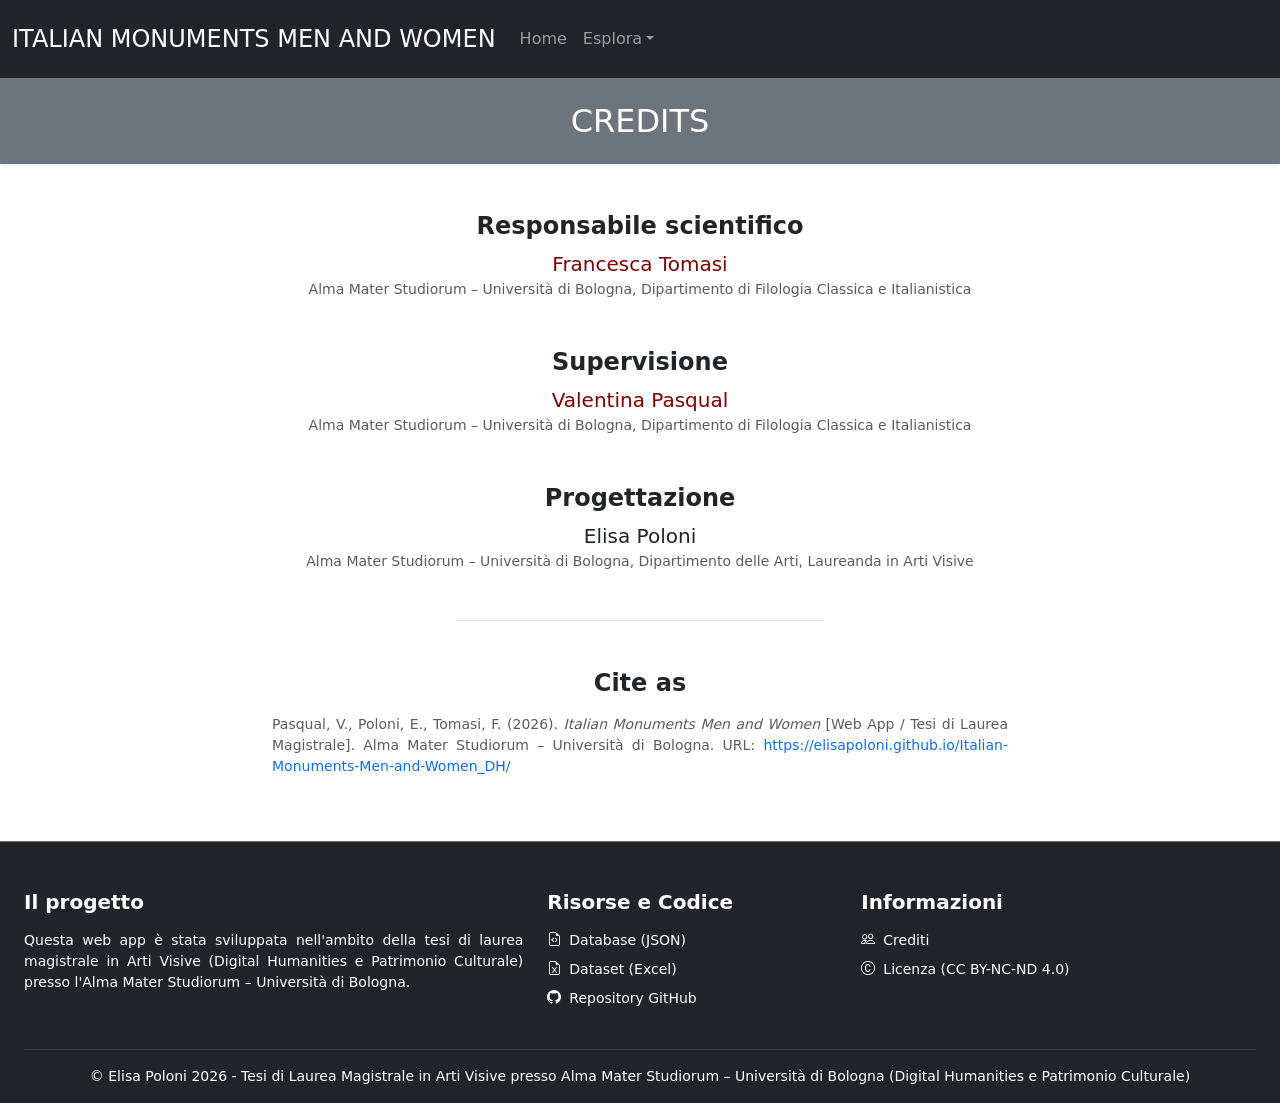
<file: credits.html>
<!DOCTYPE html> <!--stringa di codice che dà una serie di informazioni utili al browser per aprire la pagina: dichiara il tipo di documento -->
<html lang = "it"> <!-- attributo lang per specificare la lingua della pagina -->
<head> <!-- contiene tutte le istruzioni necessarie al browser e ai motori di ricerca per capire cos'è la pagina e come deve apparire-->
	<title>Italian Monuments Men and Women</title>
	<meta charset="UTF-8" /> <!-- l'attributo charset specifica la codifica dei caratteri per il documento HTML -->
	<meta name="viewport" content="width=device-width, initial-scale=1.0" /> 
	<!-- tag Viewport: influisce sul modo in cui i contenuti vengono visualizzati sui dispositivi mobili. 
	Con width=device-width ci si assicura che la pagina venga ridimensionata per corrispondere alla larghezza dello schermo, che varierà anche a seconda del dispositivo dell'utente. 
	initial-scale=1.0 imposta il livello di zoom iniziale quando la pagina viene caricata per la prima volta dal browser -->
	<!--metadati DC-->
	<link rel="schema.DC" href="http://purl.org/dc/elements/1.1/"> <!-- dichiaro che sto usando i metadati Dublin Core: standard internazionale per la descrizione di risorse digitali e non digitali-->
	<META NAME="DC.Title" CONTENT="Italian Monuments Men and Women">
	<META NAME="DC.Creator" CONTENT="Poloni, Elisa">
	<META NAME="DC.Subject" CONTENT="Salvataggio">
	<META NAME="DC.Subject" CONTENT="http://purl.org/bncf/tid/8167"> <!--Beni culturali nel Nuovo Soggettario BNC-->
	<META NAME="DC.Subject" CONTENT="http://purl.org/bncf/tid/16826"> <!--Seconda Guerra Mondiale nel Nuovo Soggettario BNC-->
	<META NAME="DC.Description" CONTENT="Progetto realizzato per la tesi di laurea magistrale">
	<META NAME="DC.Publisher" CONTENT="GitHub">
	<META NAME="DC.Date" CONTENT="2026-10-12">
	<META NAME="DC.Type" CONTENT="Web App">
	<META NAME="DC.Format" CONTENT="HTML/CSS/JS">
	<META NAME="DC.Identifier" CONTENT="https://elisapoloni.github.io/Italian-Monuments-Men-and-Women_DH/">
	<META NAME="DC.Source" CONTENT="https://www.monumentsmenandwomenfnd.org/">
	<META NAME="DC.Language" CONTENT="Italiano">
	<META NAME="DC.Relation" CONTENT="https://www.monumentsmenandwomenfnd.org/">
	<META NAME="DC.Coverage" CONTENT="http://vocab.getty.edu/page/tgn/7004847"> <!--Bologna nel Getty Thesaurus of Geographic Names-->
	<META NAME="DC.Rights" content="This work is licensed under CC BY-NC-ND 4.0"> <!--BY: Credit must be given to you, the creator; NC: Only noncommercial use of your work is permitted. Noncommercial means not primarily intended for or directed towards commercial advantage or monetary compensation; ND: No derivatives or adaptations of your work are permitted.-->
	<!-- bootstrap css 5.3, è il framework che regola il layout della pagina, la disposizione dei contenuti, lo stile dei componenti e la responsività della pagina, cioè la capacità di adattarsi a diversi dispositivi e dimensioni dello schermo -->
	<link href="https://cdn.jsdelivr.net/npm/bootstrap@5.3.3/dist/css/bootstrap.min.css" rel="stylesheet" integrity="sha384-QWTKZyjpPEjISv5WaRU9OFeRpok6YctnYmDr5pNlyT2bRjXh0JMhjY6hW+ALEwIH" crossorigin="anonymous">	
	<!--css: file esterno che contiene le regole di stile per la pagina web, come colori, font, layout e altri aspetti visivi --> 
	<link rel=stylesheet href=style/style.css>
	<!--favicon: icona che appare nella barra del browser -->
	<link rel="shortcut icon" href="img/favicon.ico">
	<!--icone bootstrap: libreria di icone vettoriali che possono essere utilizzate nelle pagine web per migliorare l'aspetto visivo e l'usabilità -->
	<link rel="stylesheet" href="https://cdn.jsdelivr.net/npm/bootstrap-icons@1.11.3/font/bootstrap-icons.min.css">
</head>
<body>
	<header id="navbar-placeholder"></header>
        <main>
			<!-- Intestazione della pagina -->
			<section class="container-fluid bg-secondary text-white py-4 shadow-sm mb-4">
				<h2 class="page-title text-center">CREDITS</h2>
			</section>

			<!-- Contenuto dei crediti -->
			<section class="container my-5">
				<div class="row justify-content-center">
					<div class="col-12 col-lg-8 text-center">

						<div class="mb-5">
							<h4 class="fw-bold mb-2">Responsabile scientifico</h4>
							<p class="fs-5 text-primary mb-0"><a href="https://www.unibo.it/sitoweb/francesca.tomasi" target="_blank" class="link text-decoration-none">Francesca Tomasi</a></p>
							<p class="text-muted small">Alma Mater Studiorum – Università di Bologna, Dipartimento di Filologia Classica e Italianistica</p>
						</div>

						<div class="mb-5">
							<h4 class="fw-bold mb-2">Supervisione</h4>
							<p class="fs-5 text-primary mb-0"><a href="https://www.unibo.it/sitoweb/valentina.pasqual2" target="_blank" class="link text-decoration-none">Valentina Pasqual</a></p>
							<p class="text-muted small">Alma Mater Studiorum – Università di Bologna, Dipartimento di Filologia Classica e Italianistica</p>
						</div>

						<div class="mb-5">
							<h4 class="fw-bold mb-2">Progettazione</h4>
							<p class="fs-5 mb-0">Elisa Poloni</p>
							<p class="text-muted small">Alma Mater Studiorum – Università di Bologna, Dipartimento delle Arti, Laureanda in Arti Visive</p>
						</div>

						<hr class="w-50 mx-auto my-4 border-secondary">

						<div class="mt-5">
							<h4 class="fw-bold mb-3">Cite as</h4>
							<p class="text-muted small" style="text-align: justify">
								Pasqual, V., Poloni, E., Tomasi, F. (2026). <em>Italian Monuments Men and Women</em> [Web App / Tesi di Laurea Magistrale]. Alma Mater Studiorum – Università di Bologna. URL: <a href="https://elisapoloni.github.io/Italian-Monuments-Men-and-Women_DH/" class="text-decoration-none">https://elisapoloni.github.io/Italian-Monuments-Men-and-Women_DH/</a>
							</p>
						</div>

					</div>
				</div>
			</section>
		</main>
	<!--footer-->
	<footer id="footer-placeholder"></footer>
	<!--js-->
	<script src="js/main.js"></script> <!-- collegamento al file JavaScript principale -->
	<!--collegamento alla libreria di Bootstrap 5.3 per il funzionamento dei componenti interattivi come il carosello e la barra di navigazione -->
	<script src="https://cdn.jsdelivr.net/npm/bootstrap@5.3.3/dist/js/bootstrap.bundle.min.js" integrity="sha384-YvpcrYf0tY3lHB60NNkmXc5s9fDVZLESaAA55NDzOxhy9GkcIdslK1eN7N6jIeHz" crossorigin="anonymous"></script>
</body>
</html>
</file>
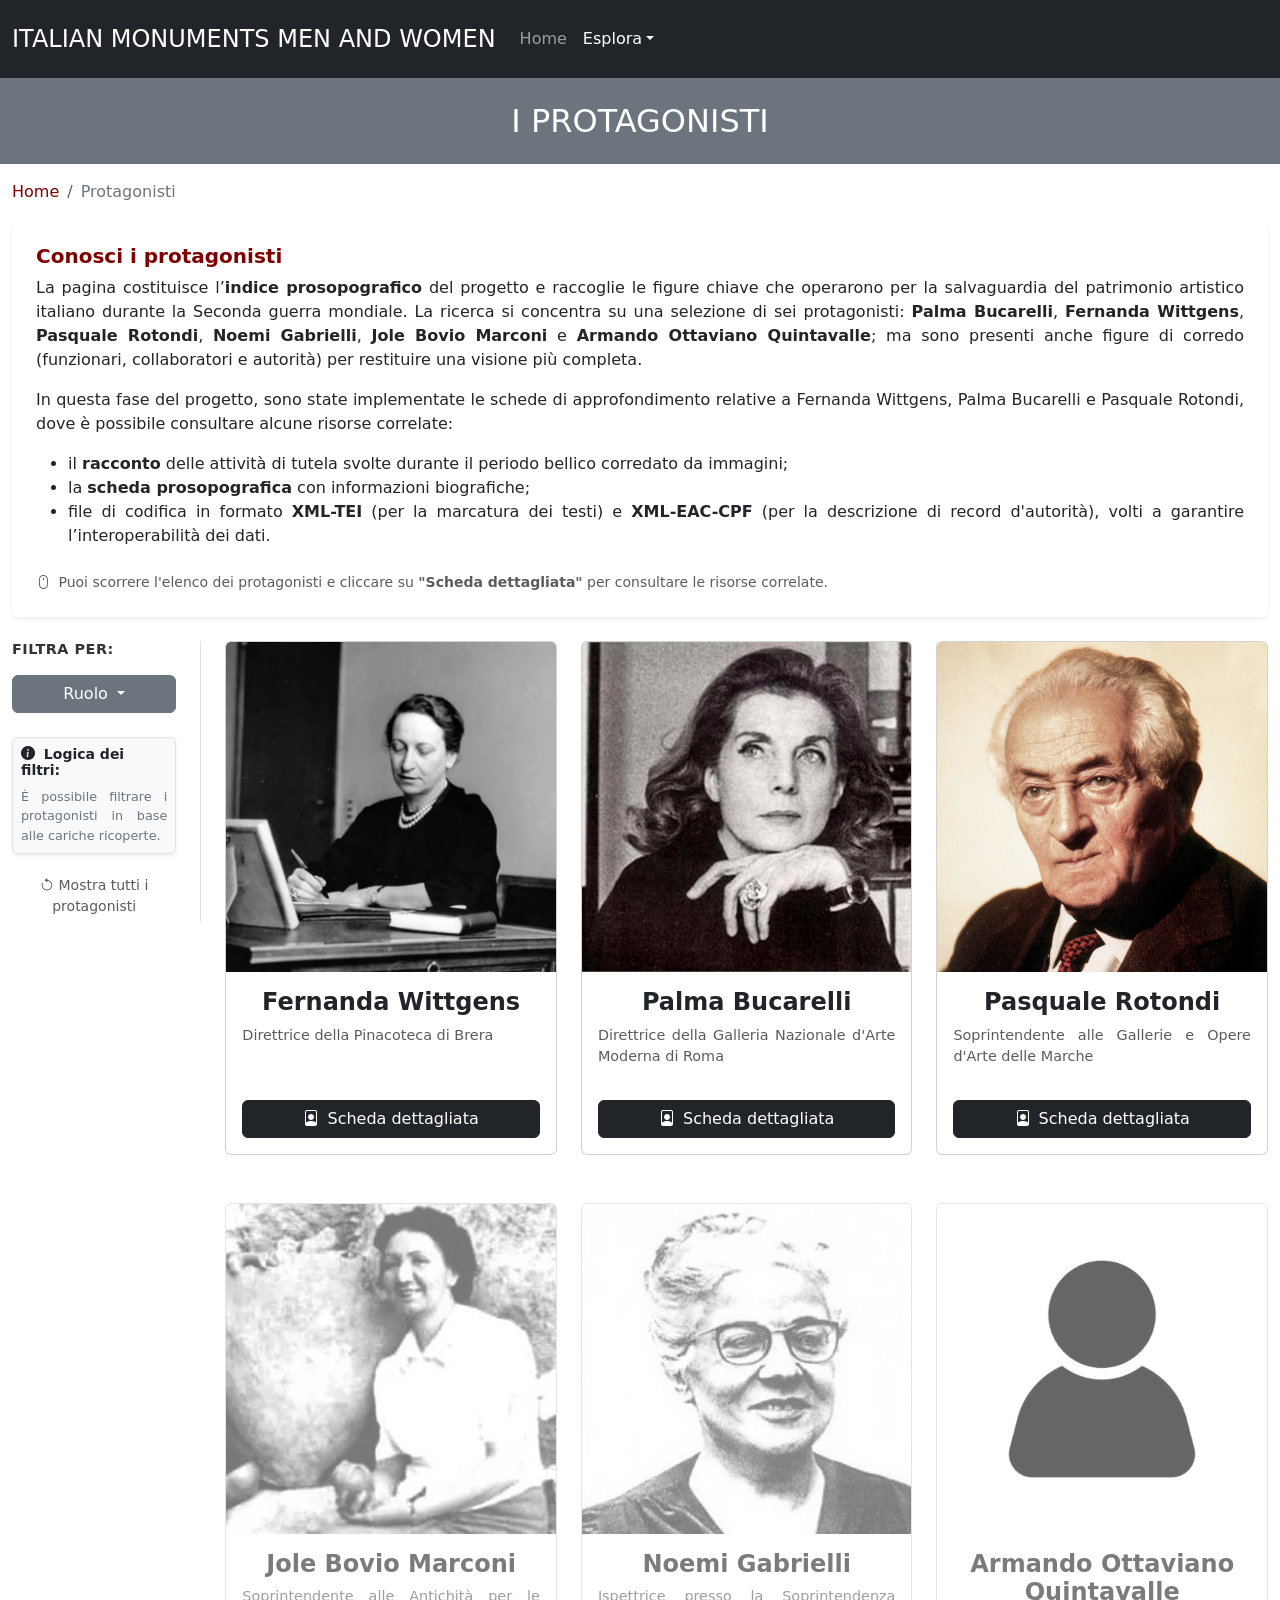
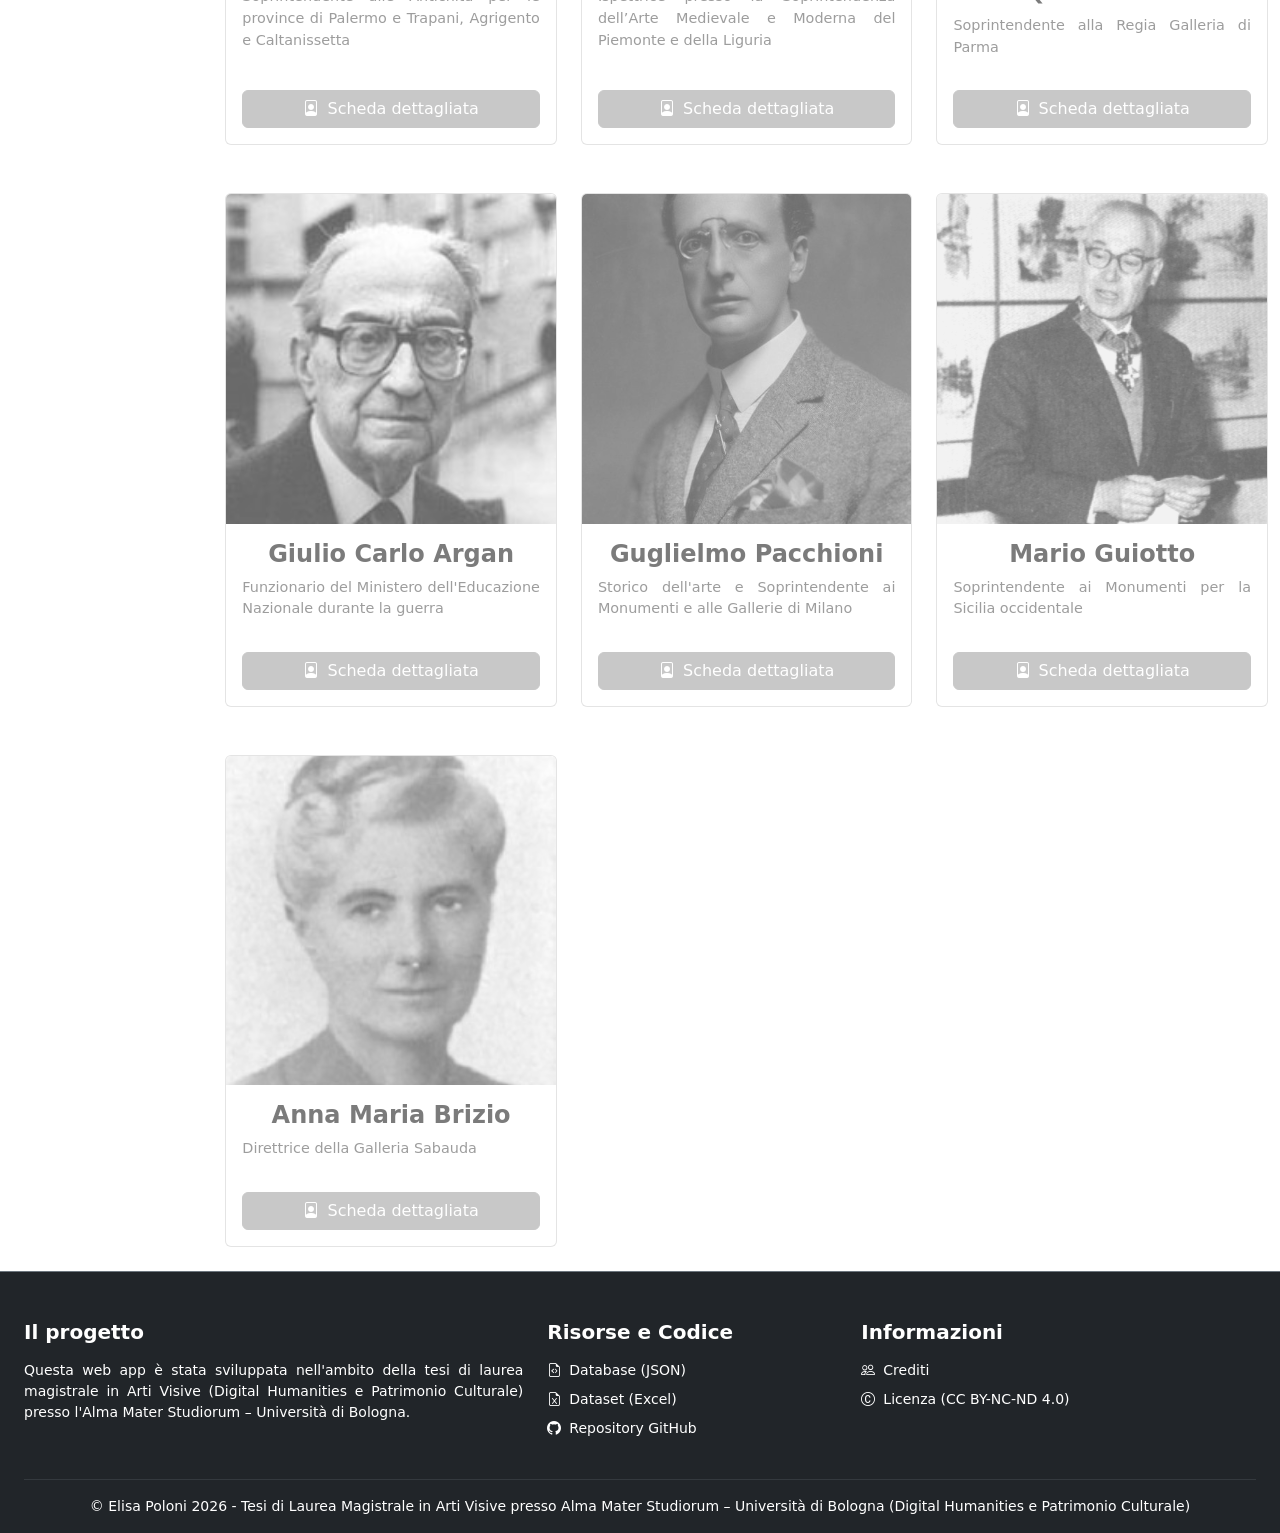
<file: protagonisti.html>
<!DOCTYPE html> <!--stringa di codice che dà una serie di informazioni utili al browser per aprire la pagina: dichiara il tipo di documento -->
<html lang = "it"> <!-- attributo lang per specificare la lingua della pagina -->
<head> <!-- contiene tutte le istruzioni necessarie al browser e ai motori di ricerca per capire cos'è la pagina e come deve apparire-->
	<title>Italian Monuments Men and Women</title>
	<meta charset="UTF-8" /> <!-- l'attributo charset specifica la codifica dei caratteri per il documento HTML -->
	<meta name="viewport" content="width=device-width, initial-scale=1.0" /> 
	<!-- tag Viewport: influisce sul modo in cui i contenuti vengono visualizzati sui dispositivi mobili. 
	Con width=device-width ci si assicura che la pagina venga ridimensionata per corrispondere alla larghezza dello schermo, che varierà anche a seconda del dispositivo dell'utente. 
	initial-scale=1.0 imposta il livello di zoom iniziale quando la pagina viene caricata per la prima volta dal browser -->
	<!--metadati DC-->
	<link rel="schema.DC" href="http://purl.org/dc/elements/1.1/"> <!-- dichiaro che sto usando i metadati Dublin Core: standard internazionale per la descrizione di risorse digitali e non digitali-->
	<META NAME="DC.Title" CONTENT="Italian Monuments Men and Women">
	<META NAME="DC.Creator" CONTENT="Poloni, Elisa">
	<META NAME="DC.Subject" CONTENT="Salvataggio">
	<META NAME="DC.Subject" CONTENT="http://purl.org/bncf/tid/8167"> <!--Beni culturali nel Nuovo Soggettario BNC-->
	<META NAME="DC.Subject" CONTENT="http://purl.org/bncf/tid/16826"> <!--Seconda Guerra Mondiale nel Nuovo Soggettario BNC-->
	<META NAME="DC.Description" CONTENT="Progetto realizzato per la tesi di laurea magistrale">
	<META NAME="DC.Publisher" CONTENT="GitHub">
	<META NAME="DC.Date" CONTENT="2026-10-12">
	<META NAME="DC.Type" CONTENT="Web App">
	<META NAME="DC.Format" CONTENT="HTML/CSS/JS">
	<META NAME="DC.Identifier" CONTENT="#">
	<META NAME="DC.Source" CONTENT="https://www.monumentsmenandwomenfnd.org/">
	<META NAME="DC.Language" CONTENT="Italiano">
	<META NAME="DC.Relation" CONTENT="https://www.monumentsmenandwomenfnd.org/">
	<META NAME="DC.Coverage" CONTENT="http://vocab.getty.edu/page/tgn/7004847"> <!--Bologna nel Getty Thesaurus of Geographic Names-->
	<META NAME="DC.Rights" content="This work is licensed under CC BY-NC-ND 4.0"> <!--BY: Credit must be given to you, the creator; NC: Only noncommercial use of your work is permitted. Noncommercial means not primarily intended for or directed towards commercial advantage or monetary compensation; ND: No derivatives or adaptations of your work are permitted.-->
	<!-- bootstrap css 5.3, è il framework che regola il layout della pagina, la disposizione dei contenuti, lo stile dei componenti e la responsività della pagina, cioè la capacità di adattarsi a diversi dispositivi e dimensioni dello schermo -->
	<link href="https://cdn.jsdelivr.net/npm/bootstrap@5.3.3/dist/css/bootstrap.min.css" rel="stylesheet" integrity="sha384-QWTKZyjpPEjISv5WaRU9OFeRpok6YctnYmDr5pNlyT2bRjXh0JMhjY6hW+ALEwIH" crossorigin="anonymous">
	<!--icone bootstrap: libreria di icone vettoriali che possono essere utilizzate nelle pagine web per migliorare l'aspetto visivo e l'usabilità -->
	<link rel="stylesheet" href="https://cdn.jsdelivr.net/npm/bootstrap-icons@1.11.3/font/bootstrap-icons.min.css">	
	<!--css: file esterno che contiene le regole di stile per la pagina web, come colori, font, layout e altri aspetti visivi --> 
	<link rel=stylesheet href=style/style.css>
	<!--favicon: icona che appare nella barra del browser -->
	<link rel="shortcut icon" href="img/favicon.ico">
</head>
<body>
	<header id="navbar-placeholder"></header>
	<main>

		<section class="container-fluid bg-secondary text-white py-4">
			<h2 class="page-title">I PROTAGONISTI</h2>
		</section>

		<section class="container-fluid mt-3">

			<!-- Breadcrumbs -->
			<nav aria-label="breadcrumb">
				<ol class="breadcrumb" id="breadcrumb-placeholder"></ol> 
			</nav>

			<div class="row"> <!-- prima riga = card intro -->
				<div class="col-12">					
					<div class="card border-0 shadow-sm mb-4"> <!-- card intro -->
						<div class="card-body p-4">
							<h5 class="card-title titolo-intro">Conosci i protagonisti</h5>
							<p class="card-text" style="text-align: justify;">
								La pagina costituisce l’<b>indice prosopografico</b> del progetto e raccoglie le figure chiave che operarono 
								per la salvaguardia del patrimonio artistico italiano durante la Seconda guerra mondiale. La ricerca si concentra su 
								una selezione di sei protagonisti: <b>Palma Bucarelli</b>, <b>Fernanda Wittgens</b>, <b>Pasquale Rotondi</b>, 
								<b>Noemi Gabrielli</b>, <b>Jole Bovio Marconi</b> e <b>Armando Ottaviano Quintavalle</b>; ma sono presenti anche 
								figure di corredo (funzionari, collaboratori e autorità) per restituire una visione più completa.
							</p>

							<p class="card-text" style="text-align: justify;">
								In questa fase del progetto, sono state implementate le schede di approfondimento relative a Fernanda Wittgens, 
								Palma Bucarelli e Pasquale Rotondi, dove è possibile consultare alcune risorse correlate:
							</p>

							<ul class="card-text" style="text-align: justify;">
								<li>il <b>racconto</b> delle attività di tutela svolte durante il periodo bellico corredato da immagini;</li>
								<li>la <b>scheda prosopografica</b> con informazioni biografiche;</li>
								<li>file di codifica in formato <b>XML-TEI</b> (per la marcatura dei testi) e <b>XML-EAC-CPF</b> (per la descrizione di record d'autorità), volti a garantire l’interoperabilità dei dati.</li>
							</ul>
							<p class="text-muted small mt-4 mb-0" style="text-align: justify;"><i class="bi bi-mouse me-1"></i> 
								Puoi scorrere l'elenco dei protagonisti e cliccare su <strong>"Scheda dettagliata"</strong> per consultare le risorse correlate.
							</p>
					</div>
			</div> <!-- chiusa riga card intro -->

			<div class="row">

				<!-- COLONNA SX: FILTRI -->		
				<aside class="col-12 col-lg-2 sidebar-filtri">
					<div class="sticky-lg-top">						
							<h5 class="mb-3">Filtra per:</h5>
							<div class="dropdown mb-3">
								<button class="btn btn-secondary dropdown-toggle w-100" type="button" data-bs-toggle="dropdown">
									Ruolo
								</button>
								<ul class="dropdown-menu dropdown-menu-filter w-100" id="filtro-ruolo"></ul>
							</div>
						
						<!-- box spiegazione filtri -->
						<div id="spiegazione-filtri" class="box-spiegazione-filtri">
							<h6><i class="bi bi-info-circle-fill me-1"></i> Logica dei filtri:</h6>
							<p id="testo-spiegazione-filtri">
								È possibile filtrare i protagonisti in base alle cariche ricoperte.
							</p>
						</div>

						<!-- Bottone Reset -->
						<button class="btn btn-outline-light text-dark btn-link btn-sm text-decoration-none text-muted w-100 mt-2" id="btn-reset">
							<i class="bi bi-arrow-counterclockwise"></i> Mostra tutti i protagonisti
						</button>
					</div>
				</aside>

				<!-- COLONNA DX: CARD -->
				<div class="col-12 col-lg-10">
					<div id="container-protagonisti" class="row g-4"></div>
				</div>

			</div> <!-- chiusa row -->
		</section> <!-- chiuso container-fluid -->
</main>
	<!--footer-->
	<footer id="footer-placeholder"></footer>
	<!--js-->
	<script src="js/main.js"></script> <!-- collegamento al file JavaScript principale -->
	<script src="js/protagonisti.js"></script> <!-- collegamento al file JavaScript per la gestione della pagina dei protagonisti -->
	<!--collegamento alla libreria di Bootstrap 5.3 per il funzionamento dei componenti interattivi come il carosello e la barra di navigazione -->
	<script src="https://cdn.jsdelivr.net/npm/bootstrap@5.3.3/dist/js/bootstrap.bundle.min.js" integrity="sha384-YvpcrYf0tY3lHB60NNkmXc5s9fDVZLESaAA55NDzOxhy9GkcIdslK1eN7N6jIeHz" crossorigin="anonymous"></script>
</body>
</html>
</file>
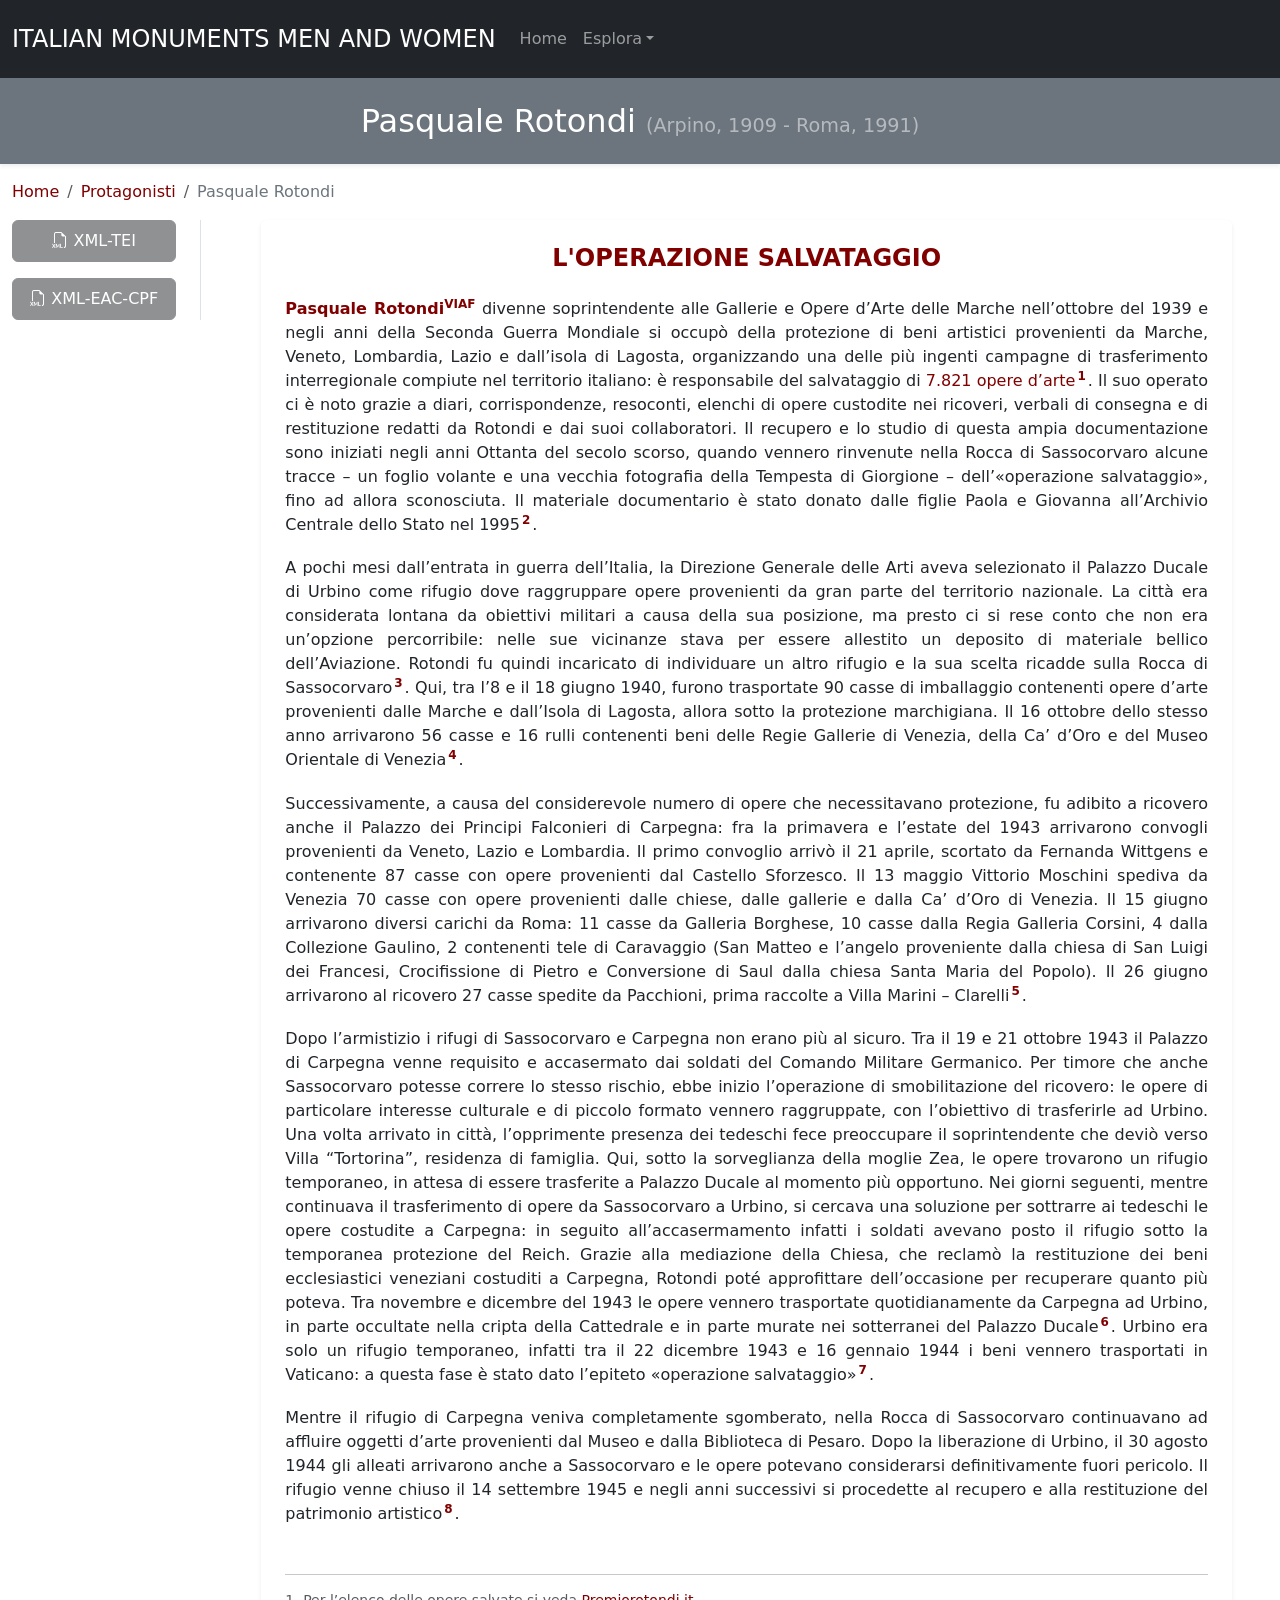
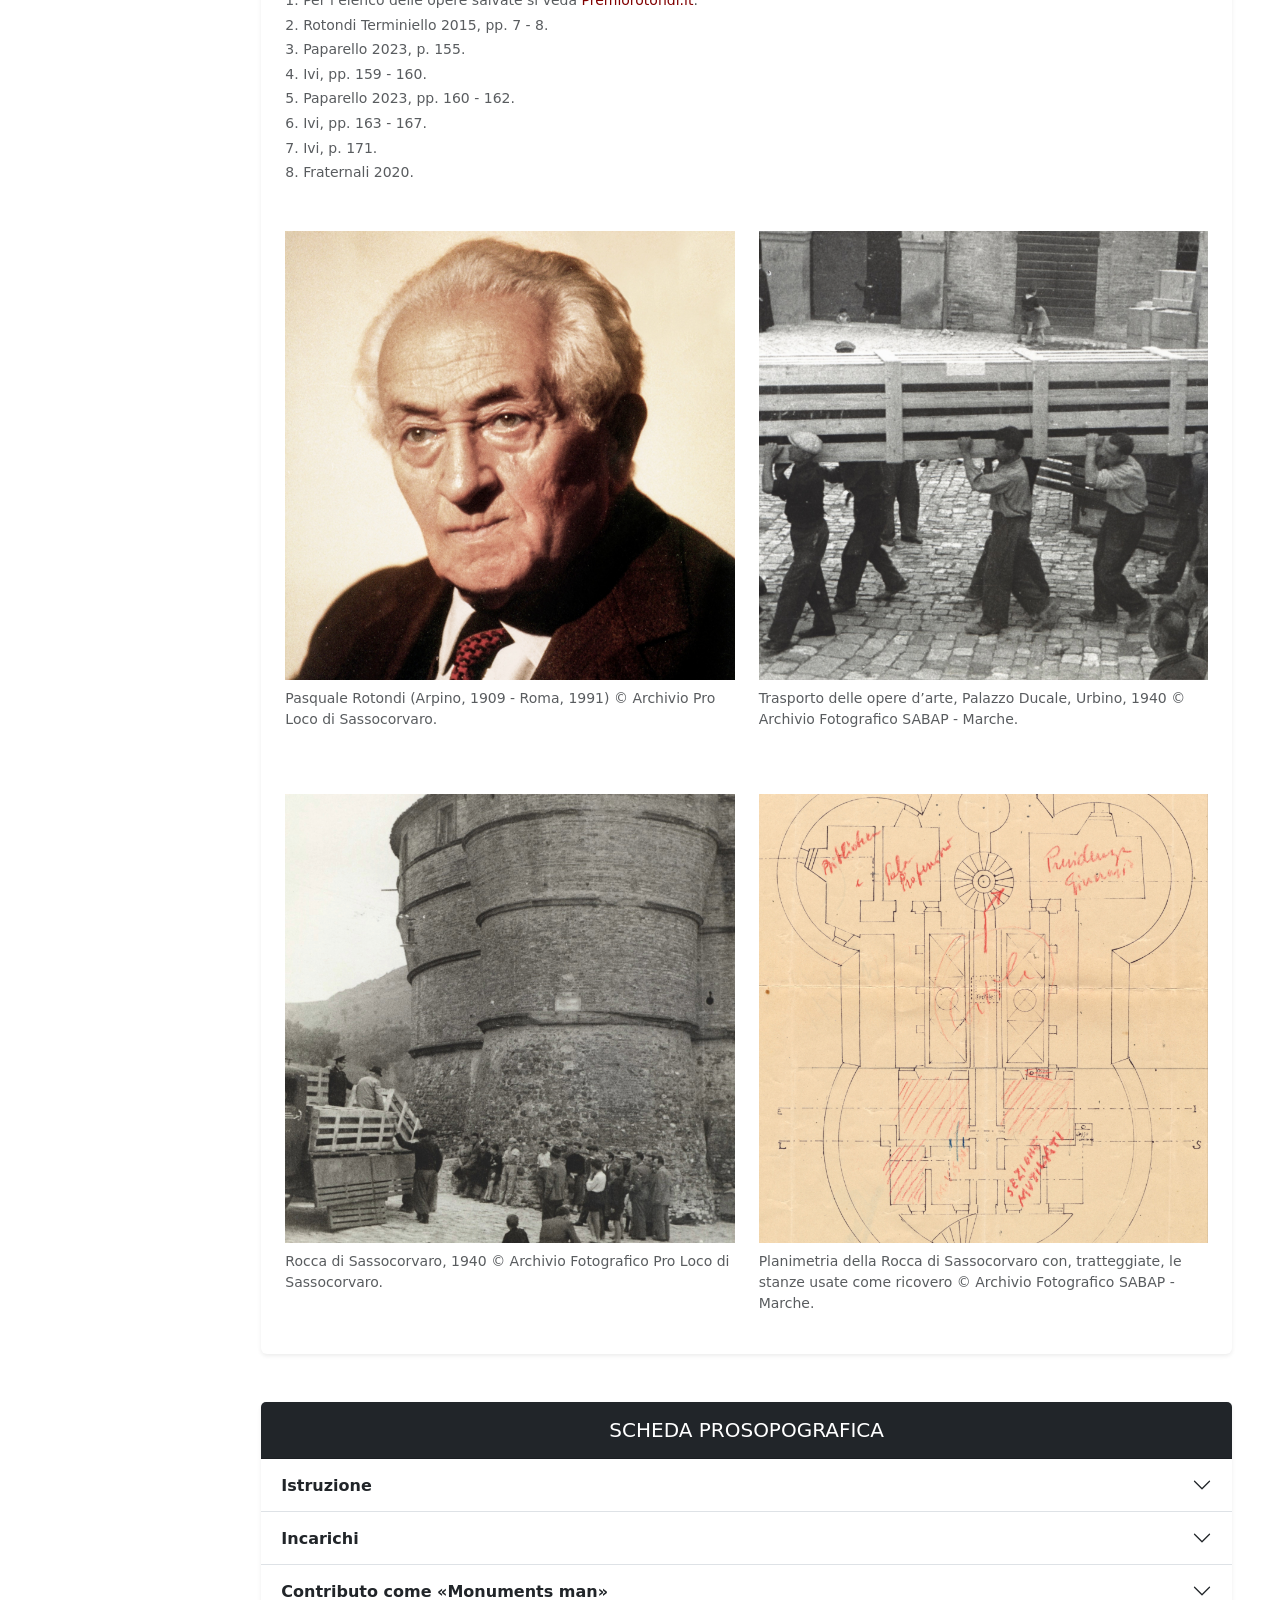
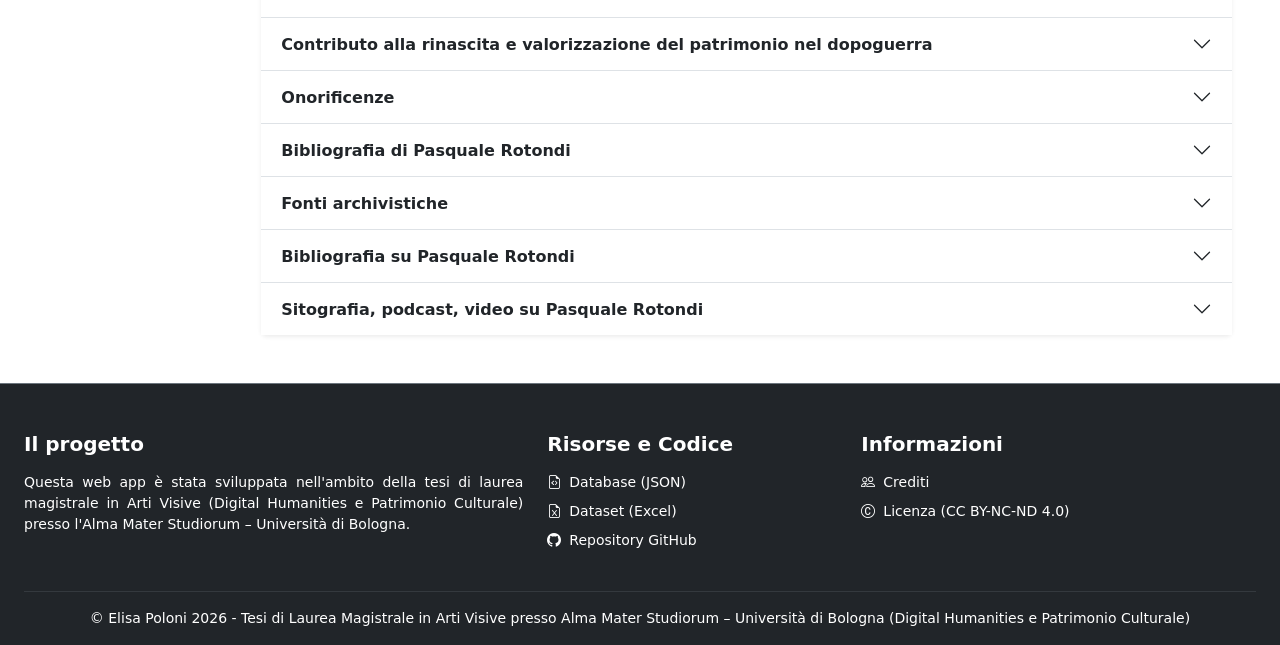
<file: rotondi.html>
<!DOCTYPE html> <!--stringa di codice che dà una serie di informazioni utili al browser per restituirle all’utente. Dichiara il tipo di documento che stai presentando-->
<html lang=it>
<head>
	<title>Italian Monuments Men and Women</title>
	<meta charset="UTF-8" /> <!-- l'attributo charset specifica la codifica dei caratteri per il documento HTML -->
	<meta name="viewport" content="width=device-width, initial-scale=1.0" /> <!-- tag Viewport: influisce sul modo in cui i tuoi contenuti vengono visualizzati sui dispositivi mobili. Con width=device-width ci si assicura che la pagina venga ridimensionata per corrispondere alla larghezza dello schermo, che varierà anche a seconda del dispositivo dell'utente. initial-scale=1.0 imposta il livello di zoom iniziale quando la pagina viene caricata per la prima volta dal browser -->
	<!--metadati DC-->
	<link rel="schema.DC" href="http://purl.org/dc/elements/1.1/"> <!-- dichiaro che sto usando i metadati Dublin Core: standard internazionale per la descrizione di risorse digitali e non digitali-->
	<META NAME="DC.Title" CONTENT="Italian Monuments Men and Women">
	<META NAME="DC.Creator" CONTENT="Poloni, Elisa">
	<META NAME="DC.Subject" CONTENT="Salvataggio">
	<META NAME="DC.Subject" CONTENT="http://purl.org/bncf/tid/8167"> <!--Beni culturali nel Nuovo Soggettario BNC-->
	<META NAME="DC.Subject" CONTENT="http://purl.org/bncf/tid/16826"> <!--Seconda Guerra Mondiale nel Nuovo Soggettario BNC-->
	<META NAME="DC.Description" CONTENT="Progetto realizzato per la tesi di laurea magistrale">
	<META NAME="DC.Publisher" CONTENT="GitHub">
	<META NAME="DC.Date" CONTENT="2026-10-12">
	<META NAME="DC.Type" CONTENT="Web App">
	<META NAME="DC.Format" CONTENT="HTML/CSS/JS">
	<META NAME="DC.Identifier" CONTENT="#">
	<META NAME="DC.Source" CONTENT="https://www.monumentsmenandwomenfnd.org/">
	<META NAME="DC.Language" CONTENT="Italiano">
	<META NAME="DC.Relation" CONTENT="https://www.monumentsmenandwomenfnd.org/">
	<META NAME="DC.Coverage" CONTENT="http://vocab.getty.edu/page/tgn/7004847"> <!--Bologna nel Getty Thesaurus of Geographic Names-->
	<META NAME="DC.Rights" content="This work is licensed under CC BY-NC-ND 4.0"> <!--BY: Credit must be given to you, the creator; NC: Only noncommercial use of your work is permitted. Noncommercial means not primarily intended for or directed towards commercial advantage or monetary compensation; ND: No derivatives or adaptations of your work are permitted.-->
	<!--bootstrap 5.3-->
	<link href="https://cdn.jsdelivr.net/npm/bootstrap@5.3.3/dist/css/bootstrap.min.css" rel="stylesheet" integrity="sha384-QWTKZyjpPEjISv5WaRU9OFeRpok6YctnYmDr5pNlyT2bRjXh0JMhjY6hW+ALEwIH" crossorigin="anonymous">
	<!--icone bootstrap-->
	<link rel="stylesheet" href="https://cdn.jsdelivr.net/npm/bootstrap-icons@1.11.3/font/bootstrap-icons.min.css">	
	<!--css-->
	<link rel=stylesheet href=style/style.css>
	<!--favicon-->
	<link rel="shortcut icon" href="img/favicon.ico">
</head>
<body>
	<header id="navbar-placeholder"></header> 
	<main>
		<section class="container-fluid bg-secondary text-white py-4 shadow-sm">
			<div class="container">
				<h2 class="text-center m-0">Pasquale Rotondi <span class="text-white-50" style="font-size: 1.2rem;"> (Arpino, 1909 - Roma, 1991)
					</span></h2>
			</div>
		</section>
		<section>
			<div class="container-fluid mt-3">
				<nav aria-label="breadcrumb">
					<ol class="breadcrumb" id="breadcrumb-placeholder"></ol>
				</nav>

                <div class="row">
                <!-- colonna sx (file XML) -->
				<aside class="col-12 col-lg-2 sidebar-filtri mb-4">
					<div class="sticky-lg-top" style="top: 20px;">
						<a href="#" aria-disabled="true" class="btn btn-dark w-100 py-2 d-block mb-3 opacity-50 pe-none">
							<i class="bi bi-filetype-xml"></i> XML-TEI
						</a>
						<a href="#" aria-disabled="true" class="btn btn-dark w-100 d-block py-2 opacity-50 pe-none">
							<i class="bi bi-filetype-xml"></i> XML-EAC-CPF
						</a>
					</div>
				</aside>

				<!--colonna dx-->
				<div class="col-12 col-lg-10 px-lg-5">
					<div class="card border-0 shadow-sm mb-5"> <!--aperta card: attività salvataggio-->
						<div class="card-body p-4"> <!--body della card attività salvataggio-->
							<h4 class="card-title mb-4 text-uppercase fw-bold text-center" style="color: #800000;">L'OPERAZIONE SALVATAGGIO</h4>
							<div class="card-text">
								<p style="text-align:justify">
									<b><a class="link" href="http://viaf.org/viaf/24461179" title="Identificativo VIAF di Rotondi, Pasquale" target="_blank">Pasquale Rotondi<sup>VIAF</sup></a></b> divenne soprintendente alle Gallerie e Opere d’Arte delle Marche nell’ottobre del 1939 e negli anni della Seconda Guerra Mondiale si occupò della protezione di beni artistici provenienti da Marche, Veneto, Lombardia, Lazio e dall’isola di Lagosta, organizzando una delle più ingenti campagne di trasferimento interregionale compiute nel territorio italiano: è responsabile del salvataggio di <a class="link" href="https://premiorotondi.it/profile/elenco-opere-salvate/" target="_blank">7.821 opere d’arte</a><sup><a href="#nota1" class="link-nota">1</a></sup>. Il suo operato ci è noto grazie a diari, corrispondenze, resoconti, elenchi di opere custodite nei ricoveri, verbali di consegna e di restituzione redatti da Rotondi e dai suoi collaboratori. Il recupero e lo studio di questa ampia documentazione sono iniziati negli anni Ottanta del secolo scorso, quando vennero rinvenute nella Rocca di Sassocorvaro alcune tracce – un foglio volante e una vecchia fotografia della Tempesta di Giorgione – dell’«operazione salvataggio», fino ad allora sconosciuta. Il materiale documentario è stato donato dalle figlie Paola e Giovanna all’Archivio Centrale dello Stato nel 1995<sup><a href="#nota2" class="link-nota">2</a></sup>.
								</p>
								<p style="text-align:justify">
									A pochi mesi dall’entrata in guerra dell’Italia, la Direzione Generale delle Arti aveva selezionato il Palazzo Ducale di Urbino come rifugio dove raggruppare opere provenienti da gran parte del territorio nazionale. La città era considerata lontana da obiettivi militari a causa della sua posizione, ma presto ci si rese conto che non era un’opzione percorribile: nelle sue vicinanze stava per essere allestito un deposito di materiale bellico dell’Aviazione. Rotondi fu quindi incaricato di individuare un altro rifugio e la sua scelta ricadde sulla Rocca di Sassocorvaro<sup><a href="#nota3" class="link-nota">3</a></sup>. Qui, tra l’8 e il 18 giugno 1940, furono trasportate 90 casse di imballaggio contenenti opere d’arte provenienti dalle Marche e dall’Isola di Lagosta, allora sotto la protezione marchigiana. Il 16 ottobre dello stesso anno arrivarono 56 casse e 16 rulli contenenti beni delle Regie Gallerie di Venezia, della Ca’ d’Oro e del Museo Orientale di Venezia<sup><a href="#nota4" class="link-nota">4</a></sup>.  
								</p>
								<p style="text-align:justify">
									Successivamente, a causa del considerevole numero di opere che necessitavano protezione, fu adibito a ricovero anche il Palazzo dei Principi Falconieri di Carpegna: fra la primavera e l’estate del 1943 arrivarono convogli provenienti da Veneto, Lazio e Lombardia. Il primo convoglio arrivò il 21 aprile, scortato da Fernanda Wittgens e contenente 87 casse con opere provenienti dal Castello Sforzesco. Il 13 maggio Vittorio Moschini spediva da Venezia 70 casse con opere provenienti dalle chiese, dalle gallerie e dalla Ca’ d’Oro di Venezia. Il 15 giugno arrivarono diversi carichi da Roma: 11 casse da Galleria Borghese, 10 casse dalla Regia Galleria Corsini, 4 dalla Collezione Gaulino, 2 contenenti tele di Caravaggio (San Matteo e l’angelo proveniente dalla chiesa di San Luigi dei Francesi, Crocifissione di Pietro e Conversione di Saul dalla chiesa Santa Maria del Popolo). Il 26 giugno arrivarono al ricovero 27 casse spedite da Pacchioni, prima raccolte a Villa Marini – Clarelli<sup><a href="#nota5" class="link-nota">5</a></sup>. 
								</p>
								<p style="text-align:justify">
									Dopo l’armistizio i rifugi di Sassocorvaro e Carpegna non erano più al sicuro. Tra il 19 e 21 ottobre 1943 il Palazzo di Carpegna venne requisito e accasermato dai soldati del Comando Militare Germanico. Per timore che anche Sassocorvaro potesse correre lo stesso rischio, ebbe inizio l’operazione di smobilitazione del ricovero: le opere di particolare interesse culturale e di piccolo formato vennero raggruppate, con l’obiettivo di trasferirle ad Urbino. Una volta arrivato in città, l’opprimente presenza dei tedeschi fece preoccupare il soprintendente che deviò verso Villa “Tortorina”, residenza di famiglia. Qui, sotto la sorveglianza della moglie Zea, le opere trovarono un rifugio temporaneo, in attesa di essere trasferite a Palazzo Ducale al momento più opportuno. Nei giorni seguenti, mentre continuava il trasferimento di opere da Sassocorvaro a Urbino, si cercava una soluzione per sottrarre ai tedeschi le opere costudite a Carpegna: in seguito all’accasermamento infatti i soldati avevano posto il rifugio sotto la temporanea protezione del Reich. Grazie alla mediazione della Chiesa, che reclamò la restituzione dei beni ecclesiastici veneziani costuditi a Carpegna, Rotondi poté approfittare dell’occasione per recuperare quanto più poteva. Tra novembre e dicembre del 1943 le opere vennero trasportate quotidianamente da Carpegna ad Urbino, in parte occultate nella cripta della Cattedrale e in parte murate nei sotterranei del Palazzo Ducale<sup><a href="#nota6" class="link-nota">6</a></sup>. Urbino era solo un rifugio temporaneo, infatti tra il 22 dicembre 1943 e 16 gennaio 1944 i beni vennero trasportati in Vaticano: a questa fase è stato dato l’epiteto «operazione salvataggio»<sup><a href="#nota7" class="link-nota">7</a></sup>. 
								</p>
								<p style="text-align:justify">
									Mentre il rifugio di Carpegna veniva completamente sgomberato, nella Rocca di Sassocorvaro continuavano ad affluire oggetti d’arte provenienti dal Museo e dalla Biblioteca di Pesaro. Dopo la liberazione di Urbino, il 30 agosto 1944 gli alleati arrivarono anche a Sassocorvaro e le opere potevano considerarsi definitivamente fuori pericolo. Il rifugio venne chiuso il 14 settembre 1945 e negli anni successivi si procedette al recupero e alla restituzione del patrimonio artistico<sup><a href="#nota8" class="link-nota">8</a></sup>. 
								</p>
								<hr class="mt-5">
										<div class="sezione-note small text-muted">
											<p id="nota1">1. Per l’elenco delle opere salvate si veda <a class="link" href="https://premiorotondi.it/profile/elenco-opere-salvate/" target="_blank">Premiorotondi.it</a>.</p>
											<p id="nota2">2. Rotondi Terminiello 2015, pp. 7 - 8.</p>
											<p id="nota3">3. Paparello 2023, p. 155.</p>
											<p id="nota4">4. Ivi, pp. 159 - 160.</p>
											<p id="nota5">5. Paparello 2023, pp. 160 - 162.</p>
											<p id="nota6">6. Ivi, pp. 163 - 167.</p>
											<p id="nota7">7. Ivi, p. 171.</p>
											<p id="nota8">8. Fraternali 2020.</p>
										</div>
							</div> <!--chiusa card-text-->
							
							<div class="row g-4 mt-4">
								<div class="col-md-6">
									<figure><img src="img/Rotondi2.jpg" class="figure-img w-100 h-100 d-flex flex-column" alt="Pasquale Rotondi"><figcaption class="figure-caption">Pasquale Rotondi (Arpino, 1909 - Roma, 1991) © Archivio Pro Loco di Sassocorvaro.</figcaption></figure>
								</div>
								<div class="col-md-6">
									<figure><img src="img/trasporto.jpg" class="figure-img w-100 h-100 d-flex flex-column" alt="Trasporto delle opere da Palazzo Ducale"><figcaption class="figure-caption">Trasporto delle opere d’arte, Palazzo Ducale, Urbino, 1940 © Archivio Fotografico SABAP - Marche.</figcaption></figure>
								</div>								
							</div> 
							<div class="row g-4 mt-4">
								<div class="col-md-6">
									<figure><img src="img/Sassocorvaro.jpg" class="figure-img w-100 h-100 d-flex flex-column" alt="Rocca di Sassocorvaro"><figcaption class="figure-caption">Rocca di Sassocorvaro, 1940 © Archivio Fotografico Pro Loco di Sassocorvaro.</figcaption></figure>
								</div>
								<div class="col-md-6">
									<figure><img src="img/Sassocorvaro2.jpg" class="figure-img w-100 h-100 d-flex flex-column" alt="Planimetria della Rocca di Sassocorvaro"><figcaption class="figure-caption">Planimetria della Rocca di Sassocorvaro con, tratteggiate, le stanze usate come ricovero © Archivio Fotografico SABAP - Marche.</figcaption></figure>
								</div>
							</div><!--chiusa row: immagini-->

						</div> <!--chiusa card-body-->
					</div> <!--chiusa card operazione salvataggio-->

					<div class="card border-0 shadow-sm mb-5">
							<div class="card-header bg-dark text-white p-3">
								<h4 class="m-0 h5 text-uppercase" style="text-align: center;">Scheda prosopografica</h4>
							</div>
							<div class="card-body p-0">
								<div class="accordion accordion-flush" id="accordionProtagonista"> <!--aperto accordion-->
									<!--Accordion 1 - Istruzione-->
									<div class="accordion-item">
										<h2 class="accordion-header">
										<button class="accordion-button collapsed fw-bold" type="button" data-bs-toggle="collapse" data-bs-target="#istruzione">
											Istruzione
										</button>
										</h2>
										<div id="istruzione" class="accordion-collapse collapse" data-bs-parent="#accordionProtagonista">
											<div class="accordion-body">
												<p>Dopo aver concluso gli studi classici, proseguì la sua formazione presso la Facoltà di Lettere dell’Università di Roma, dove si laureò con Pietro Toesca nel 1932.</p>
							    			</div>
										</div>
									</div>
									<!--Accordion 2 - Incarichi-->
									<div class="accordion-item">
										<h2 class="accordion-header">
										<button class="accordion-button collapsed fw-bold" type="button" data-bs-toggle="collapse" data-bs-target="#incarichi">
											Incarichi
										</button>
										</h2>
										<div id="incarichi" class="accordion-collapse collapse" data-bs-parent="#accordionProtagonista">
											<div class="accordion-body">
												<p>Nel 1933 divenne ispettore salariato presso la Soprintendenza alle Gallerie e Opere d’Arte delle Marche, con sede ad Ancona. Nel 1938 gli venne affidata la direzione della Galleria Corsini a Roma e il 1 ottobre 1939 divenne soprintendente alle Gallerie e Opere d’Arte delle Marche, con sede nel Palazzo Ducale di Urbino. Il 1 ottobre 1949 assunse il ruolo di soprintendente alle Gallerie della Liguria e la direzione dell’Ufficio Esportazione Oggetti d’Arte, presso l’ufficio di Genova. Il 3 giugno 1961 assunse la direzione dell’Istituto Centrale del Restauro a Roma.</p> 
											</div>
										</div>
									</div>
									<!--Accordion 3 - Monuments man-->
									<div class="accordion-item">
										<h2 class="accordion-header">
										<button class="accordion-button collapsed fw-bold" type="button" data-bs-toggle="collapse" data-bs-target="#guerra">
											Contributo come «Monuments man»
										</button>
										</h2>
										<div id="guerra" class="accordion-collapse collapse" data-bs-parent="#accordionProtagonista">
											<div class="accordion-body">
												<p>Con l’avvicinarsi del conflitto, il primo incarico affidatogli fu quello di individuare un ricovero per la protezione del patrimonio artistico nazionale: la sua scelta ricadde sulla Rocca di Sassocorvaro, dove confluirono più di settemila opere provenienti da Marche, Veneto e dall’isola di Lagosta. Nel 1943, con l’aggravarsi della situazione, ci fu la necessità di aprire un secondo ricovero: trovarono protezione nel Palazzo dei Principi di Carpegna opere provenienti da Venezia, Milano e Roma. Alla fine della guerra, nel maggio del 1946, riconsegnò le opere affidategli, rimaste incolumi, agli enti proprietari.</p>
											</div>
										</div>
									</div>
									<!--Accordion 4 - Dopoguerra-->
									<div class="accordion-item">
										<h2 class="accordion-header">
										<button class="accordion-button collapsed fw-bold" type="button" data-bs-toggle="collapse" data-bs-target="#dopoguerra">
											Contributo alla rinascita e valorizzazione del patrimonio nel dopoguerra
										</button>
										</h2>
										<div id="dopoguerra" class="accordion-collapse collapse" data-bs-parent="#accordionProtagonista">
											<div class="accordion-body">
												<p>Rimase ad Urbino fino al 1949 e si occupò del restauro di alcuni saloni del Palazzo Ducale e del riallestimento delle raccolte artistiche della Galleria Nazionale delle Marche. Dopo il trasferimento a Genova, si impegnò per promuovere campagne di restauro dei beni liguri danneggiati durante la guerra, istituendo in Palazzo Reale un laboratorio di restauro. Estese gli interventi di restauro al di fuori del territorio nazionale, collaborando con l’UNESCO e l’ICCROM. Gli interventi più rilevanti sono quelli che riguardarono il Cenacolo di Leonardo e le tavole danneggiate della Limonaia di Boboli. Nel 1971 nacque la Commissione per lo sviluppo tecnologico della conservazione dei Beni Culturali, di cui R. fu il presidente. R. diede il proprio contributo anche nel dibattito sulla Nuova carta internazionale del restauro (Congresso di Venezia, 1964).</p>
											</div>
										</div>
									</div>
									<!--Accordion 5 - Onorificenze-->
									<div class="accordion-item">
										<h2 class="accordion-header">
										<button class="accordion-button collapsed fw-bold" type="button" data-bs-toggle="collapse" data-bs-target="#onorificenze">
											Onorificenze
										</button>
										</h2>
										<div id="onorificenze" class="accordion-collapse collapse" data-bs-parent="#accordionProtagonista">
											<div class="accordion-body">
												<p>Commendatore dell’Ordine al Merito della Repubblica Italiana; Commendatore dell’Ordre National du Mérite della Repubblica Francese; Cavaliere Grand’Ufficiale dell’Ordine equestre di Sant’Agata della Repubblica di San Marino; Cavalier Commendatore dell’Ordine di San Giorgio Magno; Accademico d’Onore dell’Accademia Archeologica Italiana; Accademico Nazionale di San Luca; Accademico di Merito dei Virtuosi al Pantheon; Accademico dell’Accademia Raffaello; Medaglia d’oro e d’Argento ai Benemeriti della Scuola, della Cultura e dell’Arte; Medaglia d’Argento per gli interventi a favore del patrimonio artistico nell’alluvione di Firenze; Cittadinanza onoraria di Urbino; Medaglia d’Oro al merito civile.</p>
												<p>Nel 1997 è stato istituito in sua memoria a Sassocorvaro il Premio Pasquale Rotondi ai Salvatori dell’Arte.</p>
											</div>
										</div>
									</div>
									<!--Accordion 6 - Bibliografia DI-->
									<div class="accordion-item">
										<h2 class="accordion-header">
										<button class="accordion-button collapsed fw-bold" type="button" data-bs-toggle="collapse" data-bs-target="#biblioDi">
											Bibliografia di Pasquale Rotondi
										</button>
										</h2>
										<div id="biblioDi" class="accordion-collapse collapse" data-bs-parent="#accordionProtagonista">
											<div class="accordion-body">
												<p>Pasquale Rotondi <em>ad vocem</em> in DBSSA 2007 pp. 551 – 554.</p>
											</div>
										</div>
									</div>
									<!--Accordion 7 - Fonti archivistiche-->
									<div class="accordion-item">
										<h2 class="accordion-header">
										<button class="accordion-button collapsed fw-bold" type="button" data-bs-toggle="collapse" data-bs-target="#archivio">
											Fonti archivistiche
										</button>
										</h2>
										<div id="archivio" class="accordion-collapse collapse" data-bs-parent="#accordionProtagonista">
											<div class="accordion-body">
												<p>Genova, Archivio della famiglia Rotondi Terminello.</p>
												<p>Ancona, Soprintendenza Archeologia, Belle Arti e Paesaggio delle Marche.</p>
												<p>Roma, Archivio Centrale dello Stato.</p>
											</div>
										</div>
									</div>
									<!--Accordion 8 - Bibliografia SU-->
									<div class="accordion-item">
										<h2 class="accordion-header">
										<button class="accordion-button collapsed fw-bold" type="button" data-bs-toggle="collapse" data-bs-target="#biblioSu">
											Bibliografia su Pasquale Rotondi
										</button>
										</h2>
										<div id="biblioSu" class="accordion-collapse collapse" data-bs-parent="#accordionProtagonista">
											<div class="accordion-body">
												<p><b>2007</b>, Giovanna Rotondi Terminiello, <em>Pasquale Rotondi</em>, in <em>Dizionario biografico dei Soprintendenti Storici dell’Arte (1904-1974)</em>, Bononia University Press, Bologna, pp. 548 – 554; <b>2009</b>, Giancarlo Di Ludovico, <em>Urbino e Pasquale Rotondi (1939 - 1949)</em>, Quattro Venti, Urbino; <b>2013</b>, Pasquale Rotondi, <em>Firenze 1966: appunti di diario sull’alluvione</em>, Edizioni San Lorenzo, Lugano; <b>2014</b>, Fabio Isman, «I "monuments" di ieri purché siano stranieri», <em>Art e dossier</em>, vol. 29, n. 315, pp. 42 – 45; <b>2015</b>, Caterina Paparello, <em>"Con perfetta efficienza e esemplare organizzazione": Pasquale Rotondi e la protezione antiaerea nelle Marche durante il secondo conflitto mondiale</em>, in P. Dragoni, C. Paparello (a cura di), <em>In difesa dell’arte. La protezione del patrimonio artistico delle Marche e dell’Umbria durante la Seconda guerra mondiale</em>, Edifir, Firenze, pp. 53 – 179; <b>2015</b>, Andrea Paolini, <em>Da Urbino a Campo Tures: osservazioni sulla "protezione del Reich" del patrimonio storico-artistico marchigiano e nazionale italiano</em>, in <em>In difesa dell’arte</em>, pp. 287 – 310; <b>2016</b>, Anna Melograni, «"Per non ricordare invano": il "Diario" di Pasquale Rotondi e la corrispondenza con i colleghi delle Soprintendenze e la Direzione Generale delle Arti (1940-1946)», <em>Bollettino d’arte</em>, a. 100 (2015), n. 27, pp. 115-200; <b>2020</b>, Matteo Procaccini, «Argan e Rotondi: un’intervista sull’"Operazione Salvataggio"», <em>Storia dell’arte</em>, n. 151 – 152, Nuova serie 1/2 (2019), pp. 22 – 45; <b>2023</b>, Caterina Paparello, <em>Rotondi Pasquale e i ricoveri nelle Marche</em>, in Luigi Gallo, Raffaella Morselli (a cura di) <em>Arte liberata. Capolavori salvati dalla guerra 1937-1947</em>, catalogo della mostra (Roma, Scuderie del Quirinale, 16 dicembre 2022 – 10 aprile 2023), Electa, Milano, pp. 154 – 162; <b>2023</b>, Caterina Paparello, <em>Operazione Salvataggio</em>, in Luigi Gallo, Raffaella Morselli (a cura di) <em>Arte liberata. Capolavori salvati dalla guerra 1937-1947</em>, pp. 163 – 171.</p>
											</div>
										</div>
									</div>
									<!--Accordion 9 - Sitografia-->
									<div class="accordion-item">
										<h2 class="accordion-header">
										<button class="accordion-button collapsed fw-bold" type="button" data-bs-toggle="collapse" data-bs-target="#sitografia">
											Sitografia, podcast, video su Pasquale Rotondi
										</button>
										</h2>
										<div id="sitografia" class="accordion-collapse collapse" data-bs-parent="#accordionProtagonista">
											<div class="accordion-body">
												<p>Chora Media, <em><a class="link" href="https://italia-podcast.it/podcast/a-fari-spenti" target="_blank">A fari spenti</a></em></p>
											</div>
										</div>
									</div>
								</div><!--chiuso accordion-->					
							</div> <!--chiuso card body-->					
					</div> <!--chiusa div card-->				
				</div> <!--chiusa colonna dx-->
				</div> <!--chiusa row-->
			</div> <!--chiuso container-fluid-->
		</section>
	</main>	
	<footer id="footer-placeholder"></footer>
	<!--js-->
	<script src="js/main.js"></script> <!-- collegamento al file JavaScript principale -->
	<!--bootstrap script-->
	<script src="https://cdn.jsdelivr.net/npm/bootstrap@5.3.3/dist/js/bootstrap.bundle.min.js" integrity="sha384-YvpcrYf0tY3lHB60NNkmXc5s9fDVZLESaAA55NDzOxhy9GkcIdslK1eN7N6jIeHz" crossorigin="anonymous"></script>
</body>
</html>
</file>
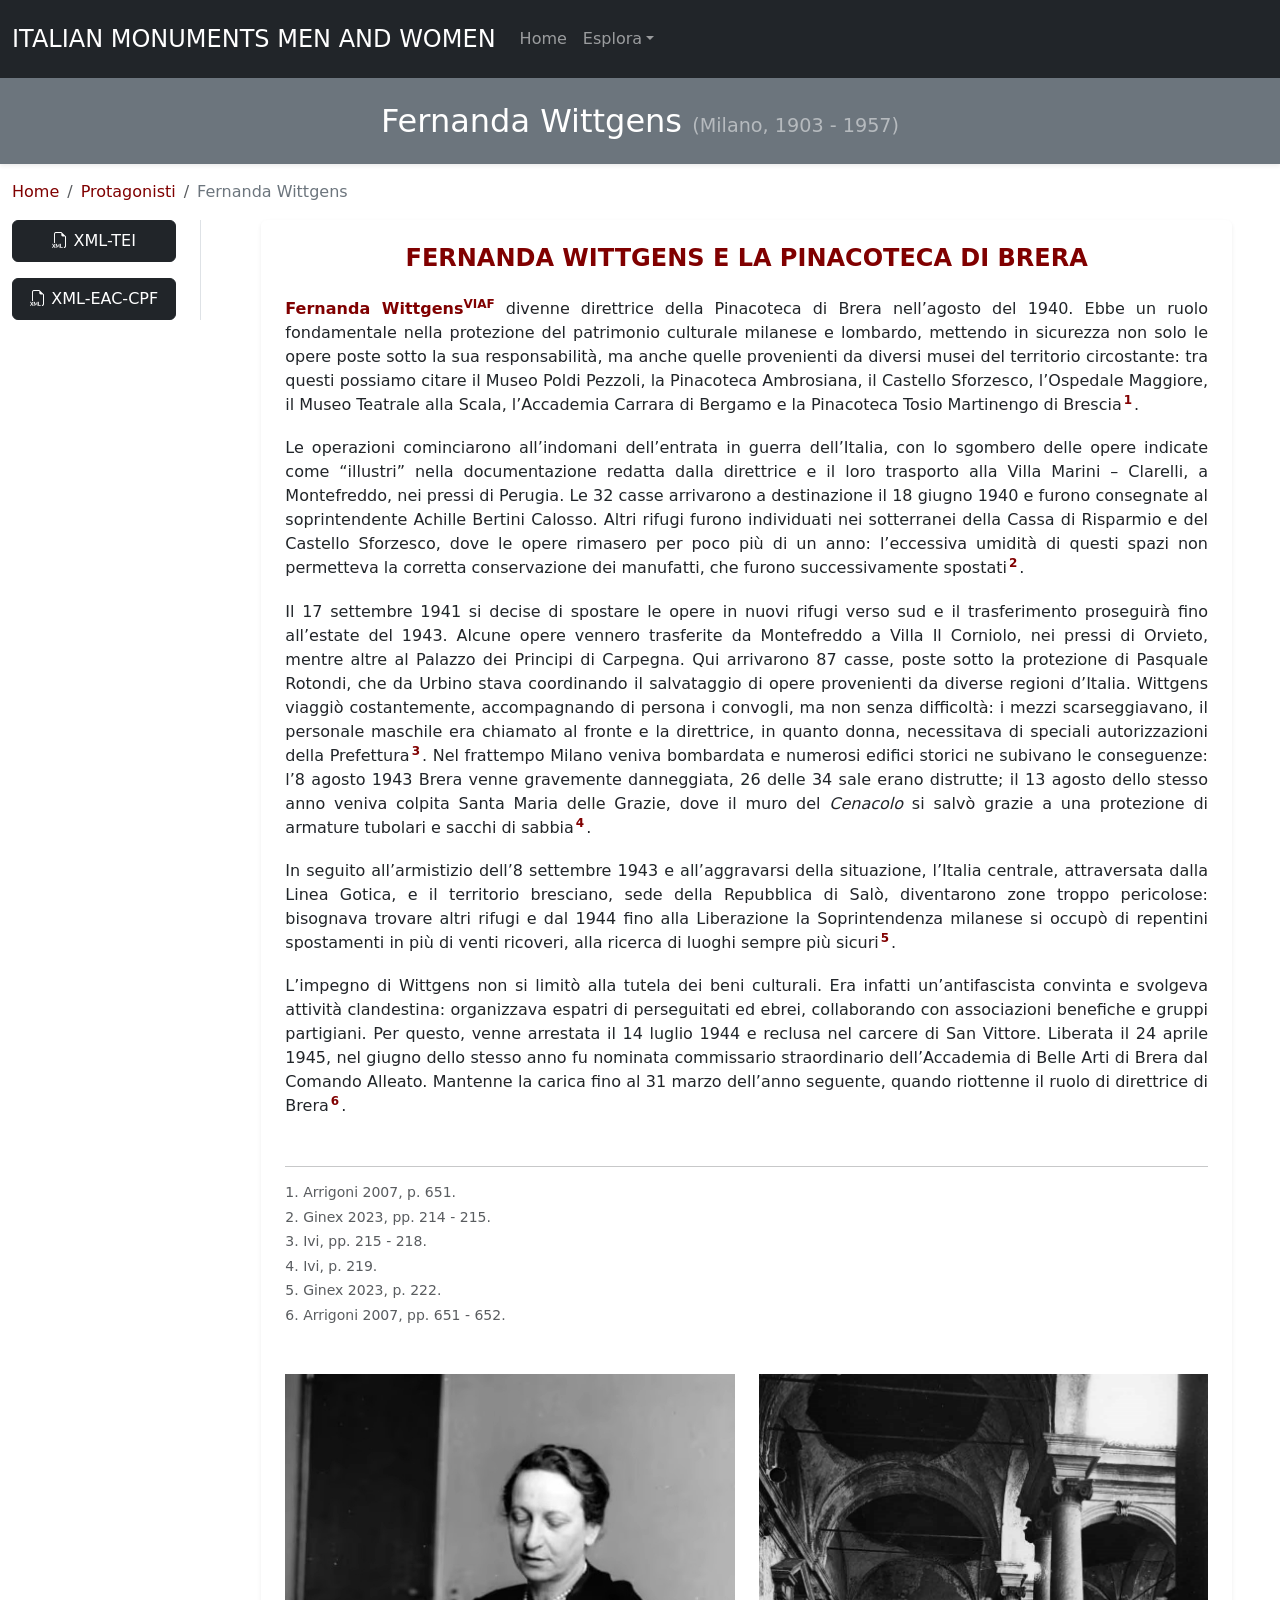
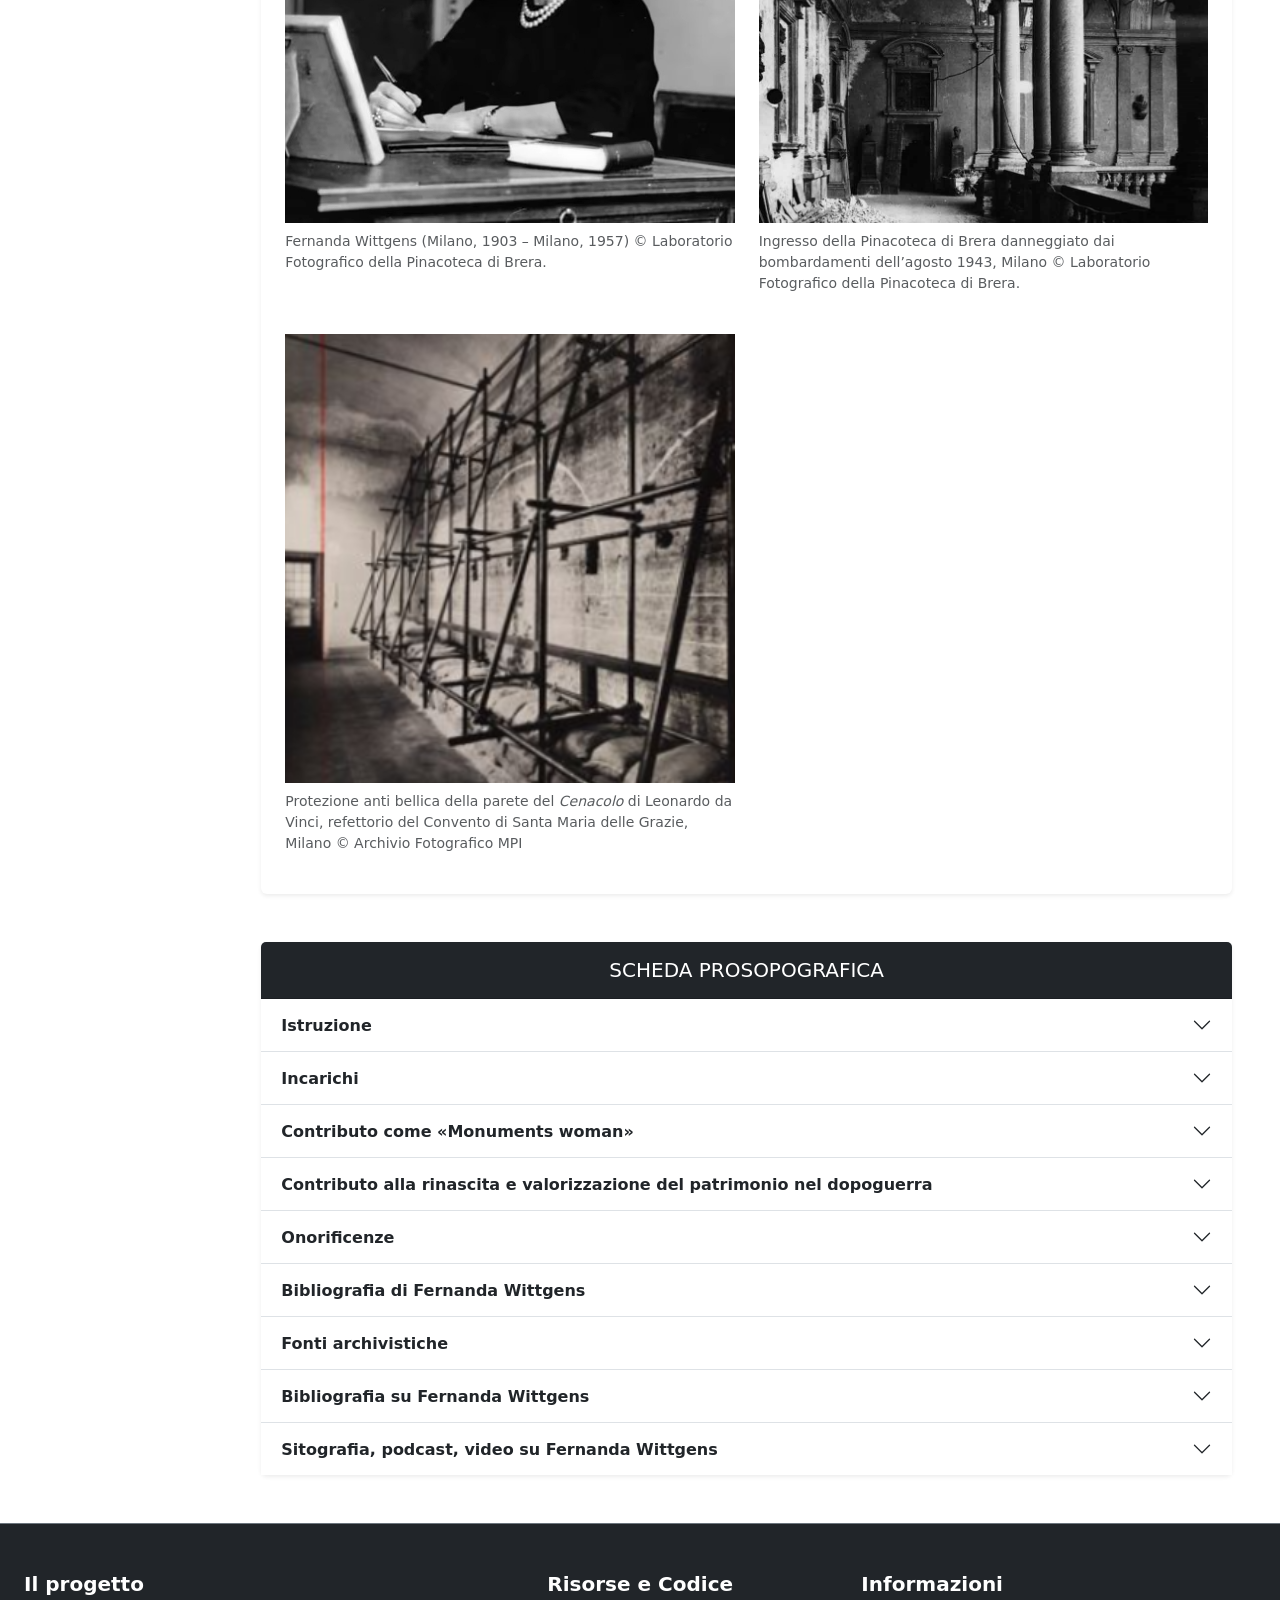
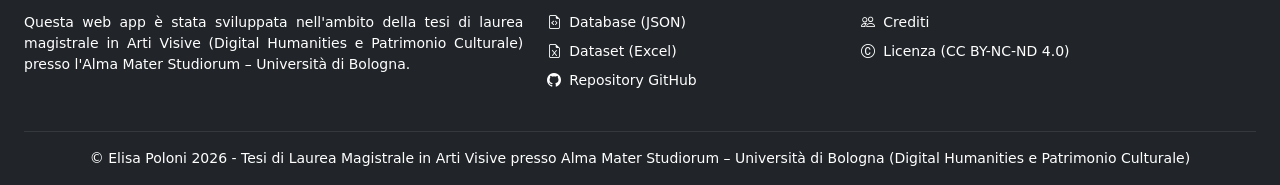
<file: wittgens.html>
<!DOCTYPE html> <!--stringa di codice che dà una serie di informazioni utili al browser per restituirle all’utente. Dichiara il tipo di documento che stai presentando-->
<html lang=it>
<head>
	<title>Italian Monuments Men and Women</title>
	<meta charset="UTF-8" /> <!-- l'attributo charset specifica la codifica dei caratteri per il documento HTML -->
	<meta name="viewport" content="width=device-width, initial-scale=1.0" /> <!-- tag Viewport: influisce sul modo in cui i tuoi contenuti vengono visualizzati sui dispositivi mobili. Con width=device-width ci si assicura che la pagina venga ridimensionata per corrispondere alla larghezza dello schermo, che varierà anche a seconda del dispositivo dell'utente. initial-scale=1.0 imposta il livello di zoom iniziale quando la pagina viene caricata per la prima volta dal browser -->
	<!--metadati DC-->
	<link rel="schema.DC" href="http://purl.org/dc/elements/1.1/"> <!-- dichiaro che sto usando i metadati Dublin Core: standard internazionale per la descrizione di risorse digitali e non digitali-->
	<META NAME="DC.Title" CONTENT="Italian Monuments Men and Women">
	<META NAME="DC.Creator" CONTENT="Poloni, Elisa">
	<META NAME="DC.Subject" CONTENT="Salvataggio">
	<META NAME="DC.Subject" CONTENT="http://purl.org/bncf/tid/8167"> <!--Beni culturali nel Nuovo Soggettario BNC-->
	<META NAME="DC.Subject" CONTENT="http://purl.org/bncf/tid/16826"> <!--Seconda Guerra Mondiale nel Nuovo Soggettario BNC-->
	<META NAME="DC.Description" CONTENT="Progetto realizzato per la tesi di laurea magistrale">
	<META NAME="DC.Publisher" CONTENT="GitHub">
	<META NAME="DC.Date" CONTENT="2026-10-12">
	<META NAME="DC.Type" CONTENT="Web App">
	<META NAME="DC.Format" CONTENT="HTML/CSS/JS">
	<META NAME="DC.Identifier" CONTENT="#">
	<META NAME="DC.Source" CONTENT="https://www.monumentsmenandwomenfnd.org/">
	<META NAME="DC.Language" CONTENT="Italiano">
	<META NAME="DC.Relation" CONTENT="https://www.monumentsmenandwomenfnd.org/">
	<META NAME="DC.Coverage" CONTENT="http://vocab.getty.edu/page/tgn/7004847"> <!--Bologna nel Getty Thesaurus of Geographic Names-->
	<META NAME="DC.Rights" content="This work is licensed under CC BY-NC-ND 4.0"> <!--BY: Credit must be given to you, the creator; NC: Only noncommercial use of your work is permitted. Noncommercial means not primarily intended for or directed towards commercial advantage or monetary compensation; ND: No derivatives or adaptations of your work are permitted.-->
	<!--bootstrap 5.3-->
	<link href="https://cdn.jsdelivr.net/npm/bootstrap@5.3.3/dist/css/bootstrap.min.css" rel="stylesheet" integrity="sha384-QWTKZyjpPEjISv5WaRU9OFeRpok6YctnYmDr5pNlyT2bRjXh0JMhjY6hW+ALEwIH" crossorigin="anonymous">
	<!--icone bootstrap-->
	<link rel="stylesheet" href="https://cdn.jsdelivr.net/npm/bootstrap-icons@1.11.3/font/bootstrap-icons.min.css">	
	<!--css-->
	<link rel=stylesheet href=style/style.css>
	<!--favicon-->
	<link rel="shortcut icon" href="img/favicon.ico">
</head>
<body> 
	<header id="navbar-placeholder"></header>
	<main>
		<section class="container-fluid bg-secondary text-white py-4 shadow-sm">
			<div class="container">
				<h2 class="text-center m-0">Fernanda Wittgens <span class="text-white-50" style="font-size: 1.2rem;"> (Milano, 1903 - 1957)
					</span></h2>
			</div>
		</section>		
		<section class="container-fluid mt-3">
			<nav aria-label="breadcrumb">
				<ol class="breadcrumb" id="breadcrumb-placeholder"></ol>
			</nav>

			<div class="row">
                <!-- colonna sx (file XML) -->
				<aside class="col-12 col-lg-2 sidebar-filtri mb-4">
					<div class="sticky-lg-top" style="top: 20px;">
						<a href="xml-tei/xml-tei-wittgens.xml" target="_blank" class="btn btn-dark w-100 py-2 d-block mb-3">
							<i class="bi bi-filetype-xml"></i> XML-TEI
						</a>
						<a href="xml-eac-cpf/xml-eac-cpf-wittgens.xml" target="_blank" class="btn btn-dark w-100 d-block py-2">
							<i class="bi bi-filetype-xml"></i> XML-EAC-CPF
						</a>
					</div>
				</aside>
				<!--colonna dx-->
				<div class="col-12 col-lg-10 px-lg-5">
					<div class="card border-0 shadow-sm mb-5"> <!--aperta card: attività salvataggio-->
						<div class="card-body p-4"> <!--body della card attività salvataggio-->
							<h4 class="card-title mb-4 text-uppercase fw-bold text-center" style="color: #800000;">FERNANDA WITTGENS E LA PINACOTECA DI BRERA</h4>
							<div class="card-text">
								<p style="text-align:justify">
									<b><a class="link" href="http://viaf.org/viaf/8397197" title="Identificativo VIAF di Wittgens, Fernanda" target="_blank">Fernanda Wittgens<sup>VIAF</sup></a></b> divenne direttrice della Pinacoteca di Brera nell’agosto del 1940. Ebbe un ruolo fondamentale nella protezione del patrimonio culturale milanese e lombardo, mettendo in sicurezza non solo le opere poste sotto la sua responsabilità, ma anche quelle provenienti da diversi musei del territorio circostante: tra questi possiamo citare il Museo Poldi Pezzoli, la Pinacoteca Ambrosiana, il Castello Sforzesco, l’Ospedale Maggiore, il Museo Teatrale alla 
									Scala, l’Accademia Carrara di Bergamo e la Pinacoteca Tosio Martinengo di Brescia<sup><a href="#nota1" class="link-nota">1</a></sup>.
								</p>
								<p style="text-align:justify">
									Le operazioni cominciarono all’indomani dell’entrata in guerra dell’Italia, con lo sgombero delle opere indicate come “illustri” nella documentazione redatta dalla direttrice e il loro trasporto alla Villa Marini – Clarelli, a Montefreddo, nei pressi di Perugia. Le 32 casse arrivarono a destinazione il 18 giugno 1940 e furono consegnate al soprintendente Achille Bertini Calosso. Altri rifugi furono individuati nei sotterranei della Cassa di Risparmio e del Castello Sforzesco, dove le opere rimasero per poco più di un anno: l’eccessiva umidità di questi spazi non permetteva la corretta conservazione dei manufatti, che furono successivamente spostati<sup><a href="#nota2" class="link-nota">2</a></sup>.
								</p>
								<p style="text-align:justify">
									Il 17 settembre 1941 si decise di spostare le opere in nuovi rifugi verso sud e il trasferimento proseguirà fino all’estate del 1943. Alcune opere vennero trasferite da Montefreddo a Villa Il Corniolo, nei pressi di Orvieto, mentre altre al Palazzo dei Principi di Carpegna. Qui arrivarono 87 casse, poste sotto la protezione di Pasquale Rotondi, che da Urbino stava coordinando il salvataggio di opere provenienti da diverse regioni d’Italia. Wittgens viaggiò costantemente, accompagnando di persona i convogli, ma non senza difficoltà: i mezzi scarseggiavano, il personale maschile era chiamato al fronte e la direttrice, in quanto donna, necessitava di speciali autorizzazioni della Prefettura<sup><a href="#nota3" class="link-nota">3</a></sup>. Nel frattempo Milano veniva bombardata e numerosi edifici storici ne subivano le conseguenze: l’8 agosto 1943 Brera venne gravemente danneggiata, 26 delle 34 sale erano distrutte; il 13 agosto dello stesso anno veniva colpita Santa Maria delle Grazie, dove il muro del <em>Cenacolo</em> si salvò grazie a una protezione di armature tubolari e sacchi di sabbia<sup><a href="#nota4" class="link-nota">4</a></sup>. 
								</p>
								<p style="text-align:justify">
									In seguito all’armistizio dell’8 settembre 1943 e all’aggravarsi della situazione, l’Italia centrale, attraversata dalla Linea Gotica, e il territorio bresciano, sede della Repubblica di Salò, diventarono zone troppo pericolose: bisognava trovare altri rifugi e dal 1944 fino alla Liberazione la Soprintendenza milanese si occupò di repentini spostamenti in più di venti ricoveri, alla ricerca di luoghi sempre più sicuri<sup><a href="#nota5" class="link-nota">5</a></sup>.
								</p>
								<p style="text-align:justify">
									L’impegno di Wittgens non si limitò alla tutela dei beni culturali. Era infatti un’antifascista convinta e svolgeva attività clandestina: organizzava espatri di perseguitati ed ebrei, collaborando con associazioni benefiche e gruppi partigiani. Per questo, venne arrestata il 14 luglio 1944 e reclusa nel carcere di San Vittore. Liberata il 24 aprile 1945, nel giugno dello stesso anno fu nominata commissario straordinario dell’Accademia di Belle Arti di Brera dal Comando Alleato. Mantenne la carica fino al 31 marzo dell’anno seguente, quando riottenne il ruolo di direttrice di Brera<sup><a href="#nota6" class="link-nota">6</a></sup>. 
								</p>
									<hr class="mt-5">
										<div class="sezione-note small text-muted">
											<p id="nota1">1. Arrigoni 2007, p. 651.</p>
											<p id="nota2">2. Ginex 2023, pp. 214 - 215.</p>
											<p id="nota3">3. Ivi, pp. 215 - 218.</p>
											<p id="nota4">4. Ivi, p. 219.</p>
											<p id="nota5">5. Ginex 2023, p. 222.</p>
											<p id="nota6">6. Arrigoni 2007, pp. 651 - 652.</p>
										</div>							
							</div>
							<div class="row g-4 mt-4">
								<div class="col-md-6">
									<figure><img src="img/Wittgens.jpg" class="figure-img w-100 h-100 d-flex flex-column" alt="Wittgens, Fernanda"><figcaption class="figure-caption italic"> Fernanda Wittgens (Milano, 1903 – Milano, 1957) © Laboratorio Fotografico della Pinacoteca di Brera.</figcaption></figure>
								</div>
								<div class="col-md-6">
									<figure><img src="img/Palazzo-Brera-Bombardamento.jpg" class="figure-img w-100 h-100 d-flex flex-column" alt="Bombardamento della Pinacoteca di Brera"><figcaption class="figure-caption"> Ingresso della Pinacoteca di Brera danneggiato dai bombardamenti dell’agosto 1943, Milano © Laboratorio Fotografico della Pinacoteca di Brera.</figcaption></figure>
								</div>
								<div class="col-md-6">
									<figure><img src="img/cenacolo.png" class="figure-img w-100 h-100 d-flex flex-column" alt="Protezione del muro del Cenacolo"><figcaption class="figure-caption">Protezione anti bellica della parete del <em>Cenacolo</em> di Leonardo da Vinci, refettorio del Convento di Santa Maria delle Grazie, Milano © Archivio Fotografico MPI</figcaption></figure>
								</div>
							</div> <!--chiusa row immagini-->
						</div> <!--chiusa body della card attività salvataggio-->
					</div> <!--chiusa card: attività salvataggio-->

					<!--card: scheda prosopografica (accordion)-->
					<div class="card border-0 shadow-sm mb-5">
						<div class="card-header bg-dark text-white p-3">
							<h4 class="m-0 h5 text-uppercase" style="text-align: center;">Scheda prosopografica</h4>
						</div>
						<div class="card-body p-0">
							<div class="accordion accordion-flush" id="accordionProtagonista"> <!--aperto accordion-->
								<!--Accordion 1 - Istruzione-->
								<div class="accordion-item">
									<h2 class="accordion-header">
									<button class="accordion-button collapsed fw-bold" type="button" data-bs-toggle="collapse" data-bs-target="#istruzione">
										Istruzione
									</button>
									</h2>
									<div id="istruzione" class="accordion-collapse collapse" data-bs-parent="#accordionProtagonista">
										<div class="accordion-body">
											<p>Nel 1922 concluse gli studi liceali. Frequentò l’Accademia Scientifica e Letteraria di Milano e nel 1925 si laureò con Paolo D’Ancona presso la Reale Università di Milano.</p>
										</div>
									</div>
								</div>
								<!--Accordion 2 - Incarichi-->
								<div class="accordion-item">
									<h2 class="accordion-header">
									<button class="accordion-button collapsed fw-bold" type="button" data-bs-toggle="collapse" data-bs-target="#incarichi">
										Incarichi
									</button>
									</h2>
									<div id="incarichi" class="accordion-collapse collapse" data-bs-parent="#accordionProtagonista">
										<div class="accordion-body">
											<p>Nel 1928 fu assunta come salariata temporanea presso l’ufficio della Soprintendenza all’Arte Medievale e Moderna delle Province Lombarde. Nell’agosto del 1933, dopo aver vinto un concorso, fu nominata ispettrice aggiunta. Nel 1940 divenne direttrice della Pinacoteca di Brera. Nel 1950 divenne soprintendente alle Gallerie.</p>
										</div>
									</div>
								</div>
								<!--Accordion 3 - Monuments man-->
								<div class="accordion-item">
									<h2 class="accordion-header">
									<button class="accordion-button collapsed fw-bold" type="button" data-bs-toggle="collapse" data-bs-target="#guerra">
										Contributo come «Monuments woman»
									</button>
									</h2>
									<div id="guerra" class="accordion-collapse collapse" data-bs-parent="#accordionProtagonista">
									<div class="accordion-body">
										<p>All’inizio della guerra, W. si occupò della raccolta e del trasporto di opere d’arte del territorio lombardo verso diversi rifugi. Inizialmente venne scelta la Villa Marini – Clarelli, a Montefreddo, nei pressi di Perugia e successivamente il Palazzo dei Principi di Carpegna. Dopo l’armistizio e fino alla Liberazione, la Soprintendenza milanese si occupò di repentini spostamenti in più di venti ricoveri, alla ricerca di luoghi sempre più sicuri. Fu obbligata ad iscriversi al partito fascista perché dipendente dello Stato, ma svolgeva attività clandestina: organizzava espatri di perseguitati ed ebrei, collaborando con associazioni benefiche e gruppi partigiani. Quando questa attività fu scoperta, W. venne arrestata e incarcerata con altre quattro donne presso il carcere di San Vittore. Liberata il 24 aprile 1945, nel giugno dello stesso anno fu nominata Commissario straordinario della Accademia di Belle Arti di Brera dal Comando Alleato e fu presidente della Fondazione Poldi Pezzoli fino al 27 marzo 1946.</p>
									</div>
									</div>
								</div>
								<!--Accordion 4 - Dopoguerra-->
								<div class="accordion-item">
									<h2 class="accordion-header">
									<button class="accordion-button collapsed fw-bold" type="button" data-bs-toggle="collapse" data-bs-target="#dopoguerra">
										Contributo alla rinascita e valorizzazione del patrimonio nel dopoguerra
									</button>
									</h2>
									<div id="dopoguerra" class="accordion-collapse collapse" data-bs-parent="#accordionProtagonista">
										<div class="accordion-body">
											<p>Negli anni del dopoguerra si occupò della ricostruzione dei musei milanesi, distrutti durante i bombardamenti del 1943. Per la ricostruzione della Pinacoteca, W. si affidò all’architetto Piero Portalupi, affiancato da Franco Albini. Brera riaprì al pubblico il 9 giugno 1950 e negli anni successivi la direttrice organizzò diverse attività didattiche ed iniziative inedite per un pubblico vasto, in linea con la sua concezione di “museo vivente”. Tra il 1947 e il 1954, W. diresse il restauro del <em>Cenacolo</em> di Leonardo, realizzato da Mauro Pelliccioli. Nel 1952 fu protagonista dell’acquisto della <em>Pietà Rondanini</em>. Negli anni ’50 si occupò di promozione culturale e di rilanciare l’arte italiana a livello internazionale, curando mostre non solo in Italia ma anche in altre città europee. Nel gennaio del 1954 partecipò al Congresso di Museografia, invitata dal Metropolitan Museum of Art di New York per parlare della ricostruzione dei musei italiani nel dopoguerra.</p>
										</div>
									</div>
								</div>
								<!--Accordion 5 - Onorificenze-->
								<div class="accordion-item">
									<h2 class="accordion-header">
									<button class="accordion-button collapsed fw-bold" type="button" data-bs-toggle="collapse" data-bs-target="#onorificenze">
										Onorificenze
									</button>
									</h2>
									<div id="onorificenze" class="accordion-collapse collapse" data-bs-parent="#accordionProtagonista">
										<div class="accordion-body">
											<p>Medaglia d’Oro del Comune di Milano; Medaglia del Presidente della Repubblica per Benemerenze nella Cultura e nell’Arte; Cavaliere Ufficiale della Repubblica Italiana.</p>
										</div>
									</div>
								</div>
								<!--Accordion 6 - Bibliografia DI-->
								<div class="accordion-item">
									<h2 class="accordion-header">
									<button class="accordion-button collapsed fw-bold" type="button" data-bs-toggle="collapse" data-bs-target="#biblioDi">
										Bibliografia di Fernanda Wittgens
									</button>
									</h2>
									<div id="biblioDi" class="accordion-collapse collapse" data-bs-parent="#accordionProtagonista">
										<div class="accordion-body">
											<p>Fernanda Wittgens <em>ad vocem</em> DBSSA 2007 pp. 655 – 656.</p>						     
										</div>
									</div>
								</div>
								<!--Accordion 7 - Fonti archivistiche-->
								<div class="accordion-item">
									<h2 class="accordion-header">
									<button class="accordion-button collapsed fw-bold" type="button" data-bs-toggle="collapse" data-bs-target="#archivio">
										Fonti archivistiche
									</button>
									</h2>
									<div id="archivio" class="accordion-collapse collapse" data-bs-parent="#accordionProtagonista">
										<div class="accordion-body">
											<p>Per un elenco esaustivo degli archivi consultabili si faccia riferimento a Ginex 2018, p. 141</p>
										</div>
									</div>
								</div>
								<!--Accordion 8 - Bibliografia SU-->
								<div class="accordion-item">
									<h2 class="accordion-header">
									<button class="accordion-button collapsed fw-bold" type="button" data-bs-toggle="collapse" data-bs-target="#biblioSu">
										Bibliografia su Fernanda Wittgens
									</button>
									</h2>
									<div id="biblioSu" class="accordion-collapse collapse" data-bs-parent="#accordionProtagonista">
										<div class="accordion-body">
											<p><b>2007</b>, Luisa Arrigoni, <em>Fernanda Wittgens</em>, in <em>Dizionario biografico dei Soprintendenti Storici dell’Arte</em> (1904-1974), Bononia University Press, Bologna, pp. 647 – 657; <b>2015</b>, Erica Bernardi, «Franco Russoli - Fernanda Wittgens: le prime lettere tra Pisa, Milano e Parigi», <em>Concorso. Arti e lettere</em>, n. VI, 2012/14, pp. 52 – 63; <b>2015</b>, Maria Cecilia Cavallone, «Fernanda Wittgens - Clara Valenti: tra impegno politico e storia dell’arte», <em>Concorso. Arti e lettere</em>, n. VI, 2012/14, pp. 30 – 51; <b>2018</b>, Giovanna Ginex, <em>"Sono Fernanda Wittgens": una vita per Brera</em>, Skira, Milano; <b>2019</b>, Francesco Martelli, «Il falso mito del primo fundraising: l’acquisto della "Pietà Rondanini"», <em>Art e dossier</em>, n. 364, pp. 58 – 61; <b>2020</b>, Giovanna Ginex, Rosangela Percoco, <em>L’allodola</em>, Salani Editore, Firenze; <b>2021</b>, Ilaria De Palma, <em>La parola all’accusato: un nuovo punto di vista sull’epurazione di Giorgio Nicodemi dai Musei Civici di Milano</em>, Area Soprintendenza Castello, Milano; <b>2022</b>, Silvia Cecchini, <em>Sul Cenacolo di Leonardo: il restauro italiano attraverso il confronto Brandi-Wittgens-Pellicioli</em>, in Silvia Cecchini, Maria Beatrice Failla, Federica Giacomini, Chiara Piva (a cura di) <em>Mavro Pellicioli e la cvltvra del restavro nel XX secolo </em>(atti del convegno internazionale di studi: Venezia, Gallerie dell’Accademia, 14 novembre 2018; Venezia, Palazzo Ducale, 15 novembre 2018), Sagep editori, Genova, pp. 91 – 108; <b>2022</b>, Federica Nurchis, <em>Fernanda Wittgens, Guido Gregorietti e il sogno di una scuola del restauro a Milano</em>, in Silvia Cecchini, Maria Beatrice Failla, Federica Giacomini, Chiara Piva (a cura di) <em>Mavro Pellicioli e la cvltvra del restavro nel XX secolo </em> (atti del convegno internazionale di studi: Venezia, Gallerie dell’Accademia, 14 novembre 2018; Venezia, Palazzo Ducale, 15 novembre 2018), Sagep editori, Genova, pp. 269 – 281; <b>2023</b>, Giovanna Ginex, <em>Fernanda Wittgens a Milano</em>, in Luigi Gallo, Raffaella Morselli (a cura di) <em>Arte liberata. Capolavori salvati dalla guerra 1937-1947</em>, catalogo della mostra (Roma, Scuderie del Quirinale, 16 dicembre 2022 – 10 aprile 2023), Electa, Milano, pp. 210 – 225.</p>
										</div>
									</div>
								</div>
								<!--Accordion 9 - Sitografia-->
								<div class="accordion-item">
									<h2 class="accordion-header">
									<button class="accordion-button collapsed fw-bold" type="button" data-bs-toggle="collapse" data-bs-target="#sitografia">
										Sitografia, podcast, video su Fernanda Wittgens
									</button>
									</h2>
									<div id="sitografia" class="accordion-collapse collapse" data-bs-parent="#accordionProtagonista">
									<div class="accordion-body">
										<p>Chora Media, <em>Paladine. <a class="link" href="https://italia-podcast.it/podcast/paladine/puntata-2-fernanda-wittgens" target="_blank">Puntata 2: Fernanda Wittgens</a></em></p>						       
									</div>
									</div>
								</div>
							</div><!--chiuso accordion-->					
						</div> <!--chiuda card body-->					
					</div> <!--chiusa card-->
				</div> <!--chiusa colonna dx-->
		  	</div> <!--chiusa row-->
		</section>
	</main>
	<footer id="footer-placeholder"></footer>
	<!--js-->
	<script src="js/main.js"></script> <!-- collegamento al file JavaScript principale -->
	<!--bootstrap script-->
	<script src="https://cdn.jsdelivr.net/npm/bootstrap@5.3.3/dist/js/bootstrap.bundle.min.js" integrity="sha384-YvpcrYf0tY3lHB60NNkmXc5s9fDVZLESaAA55NDzOxhy9GkcIdslK1eN7N6jIeHz" crossorigin="anonymous"></script>
</body>
</html>
</file>
